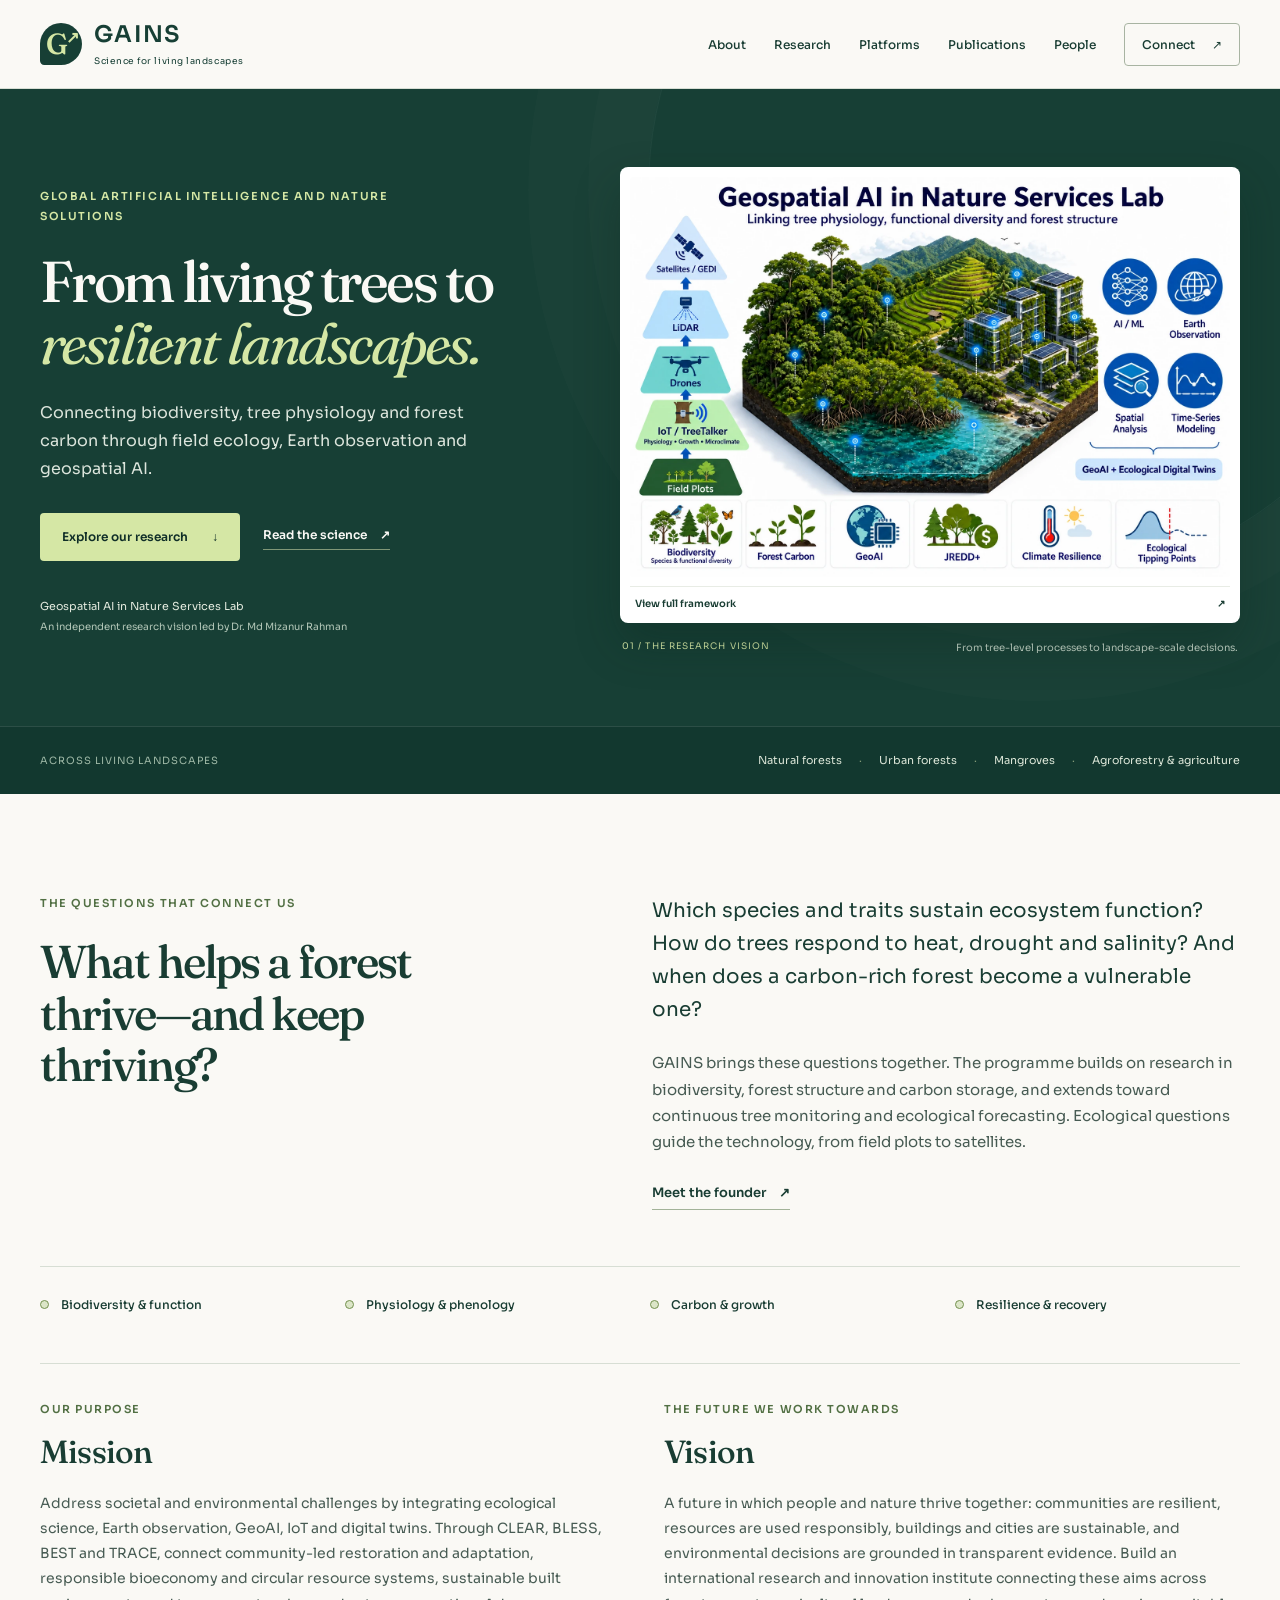
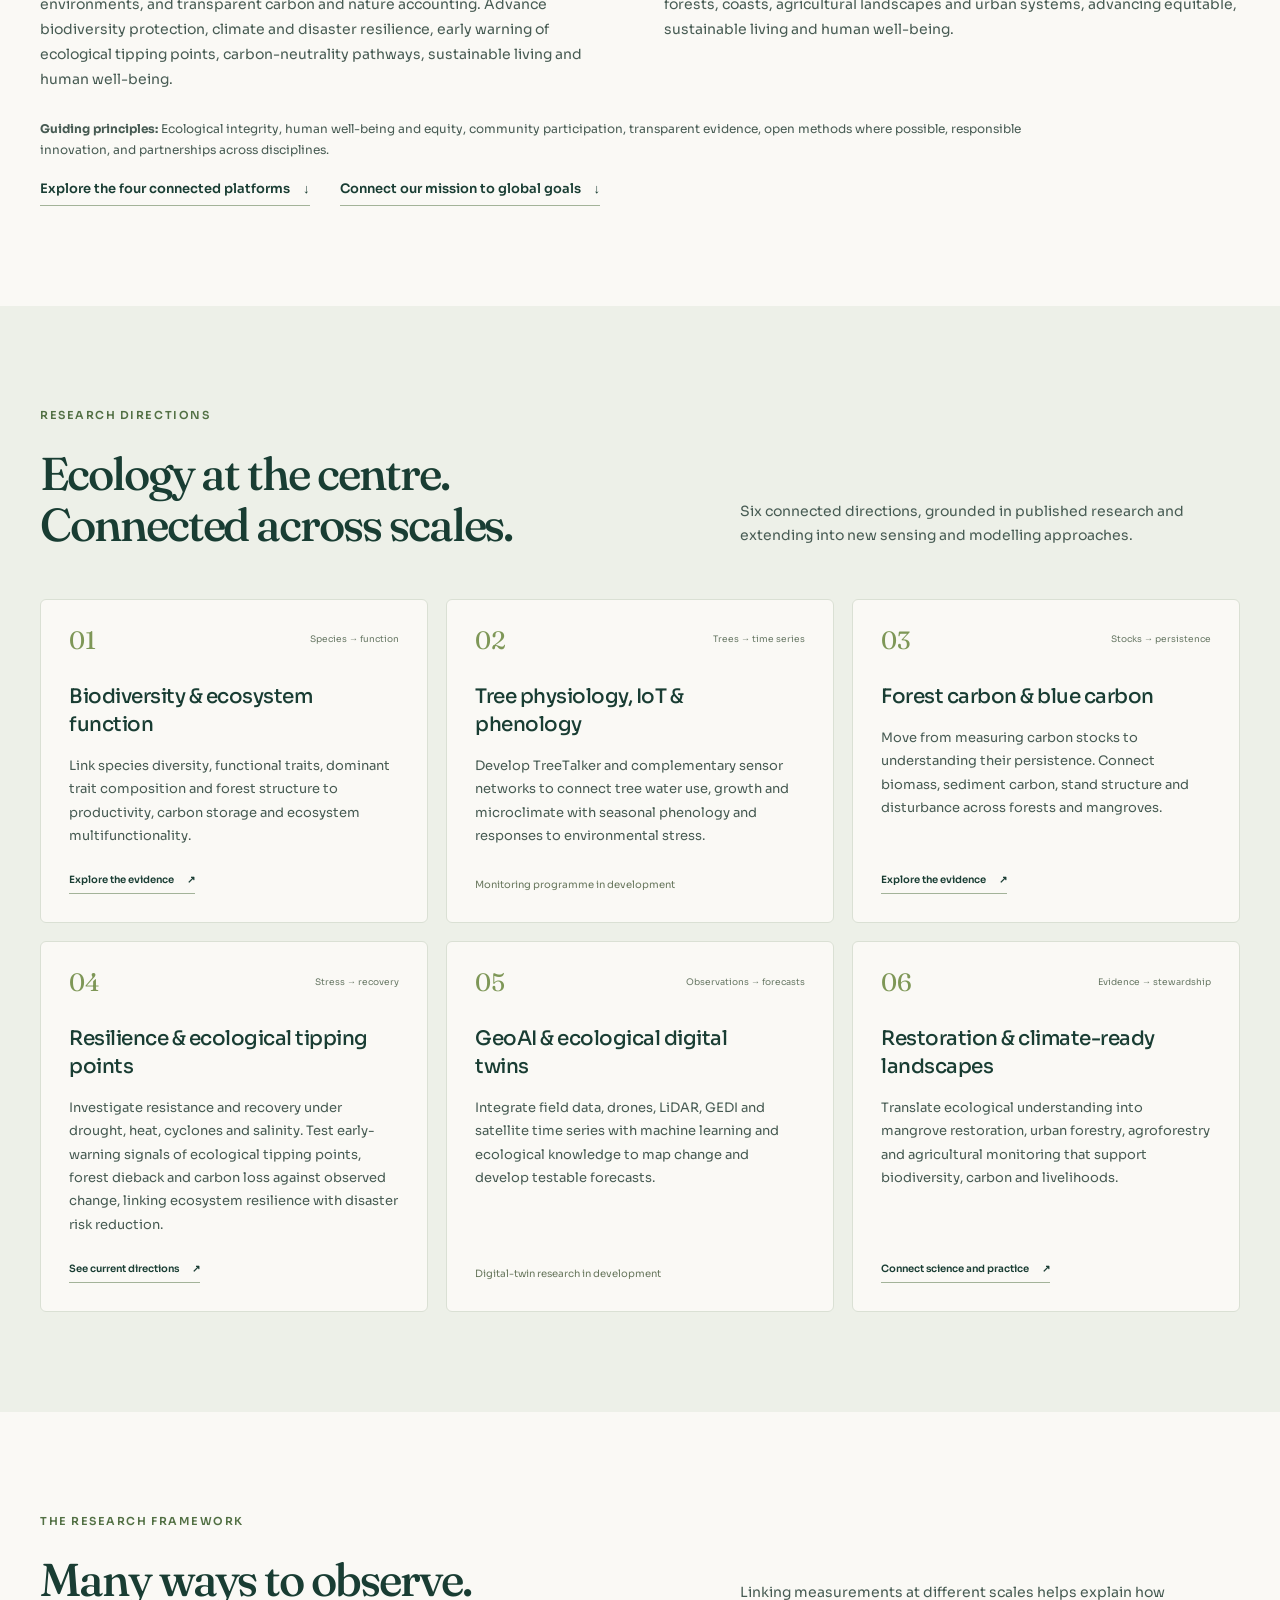
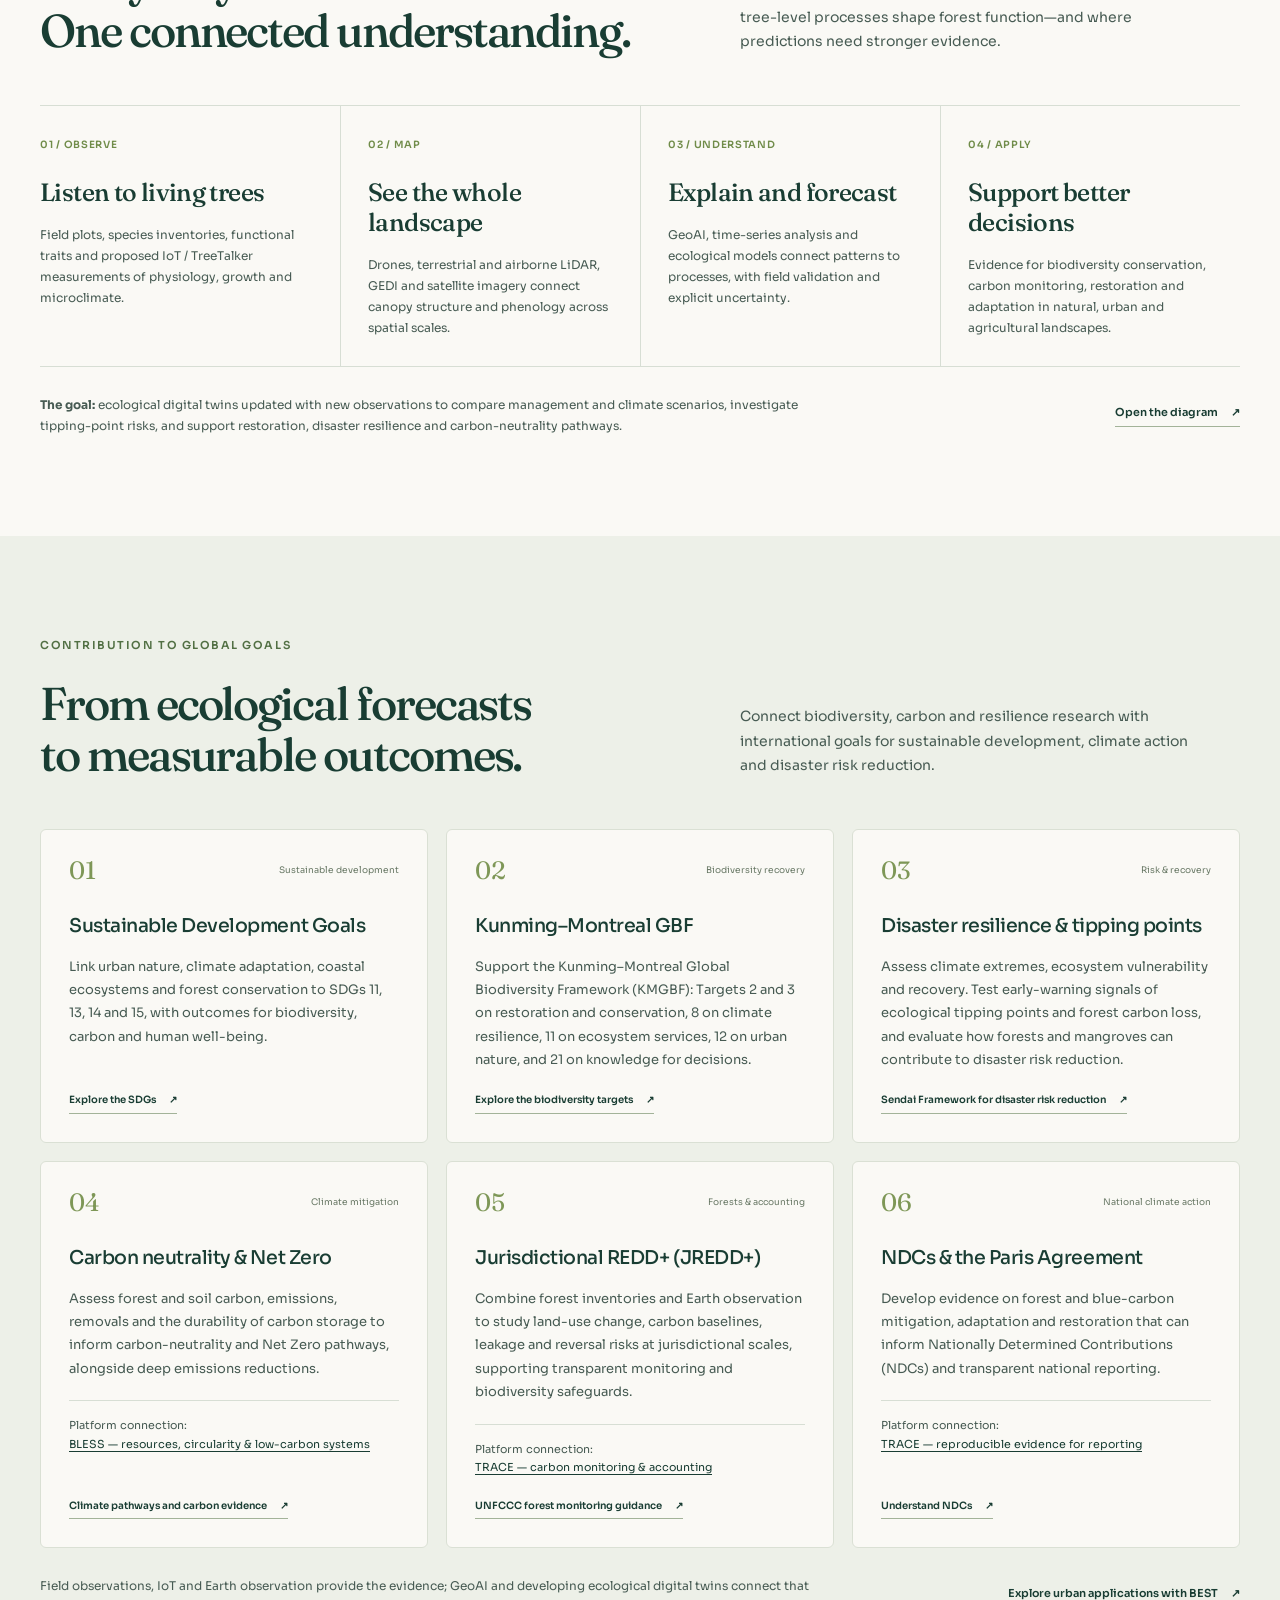
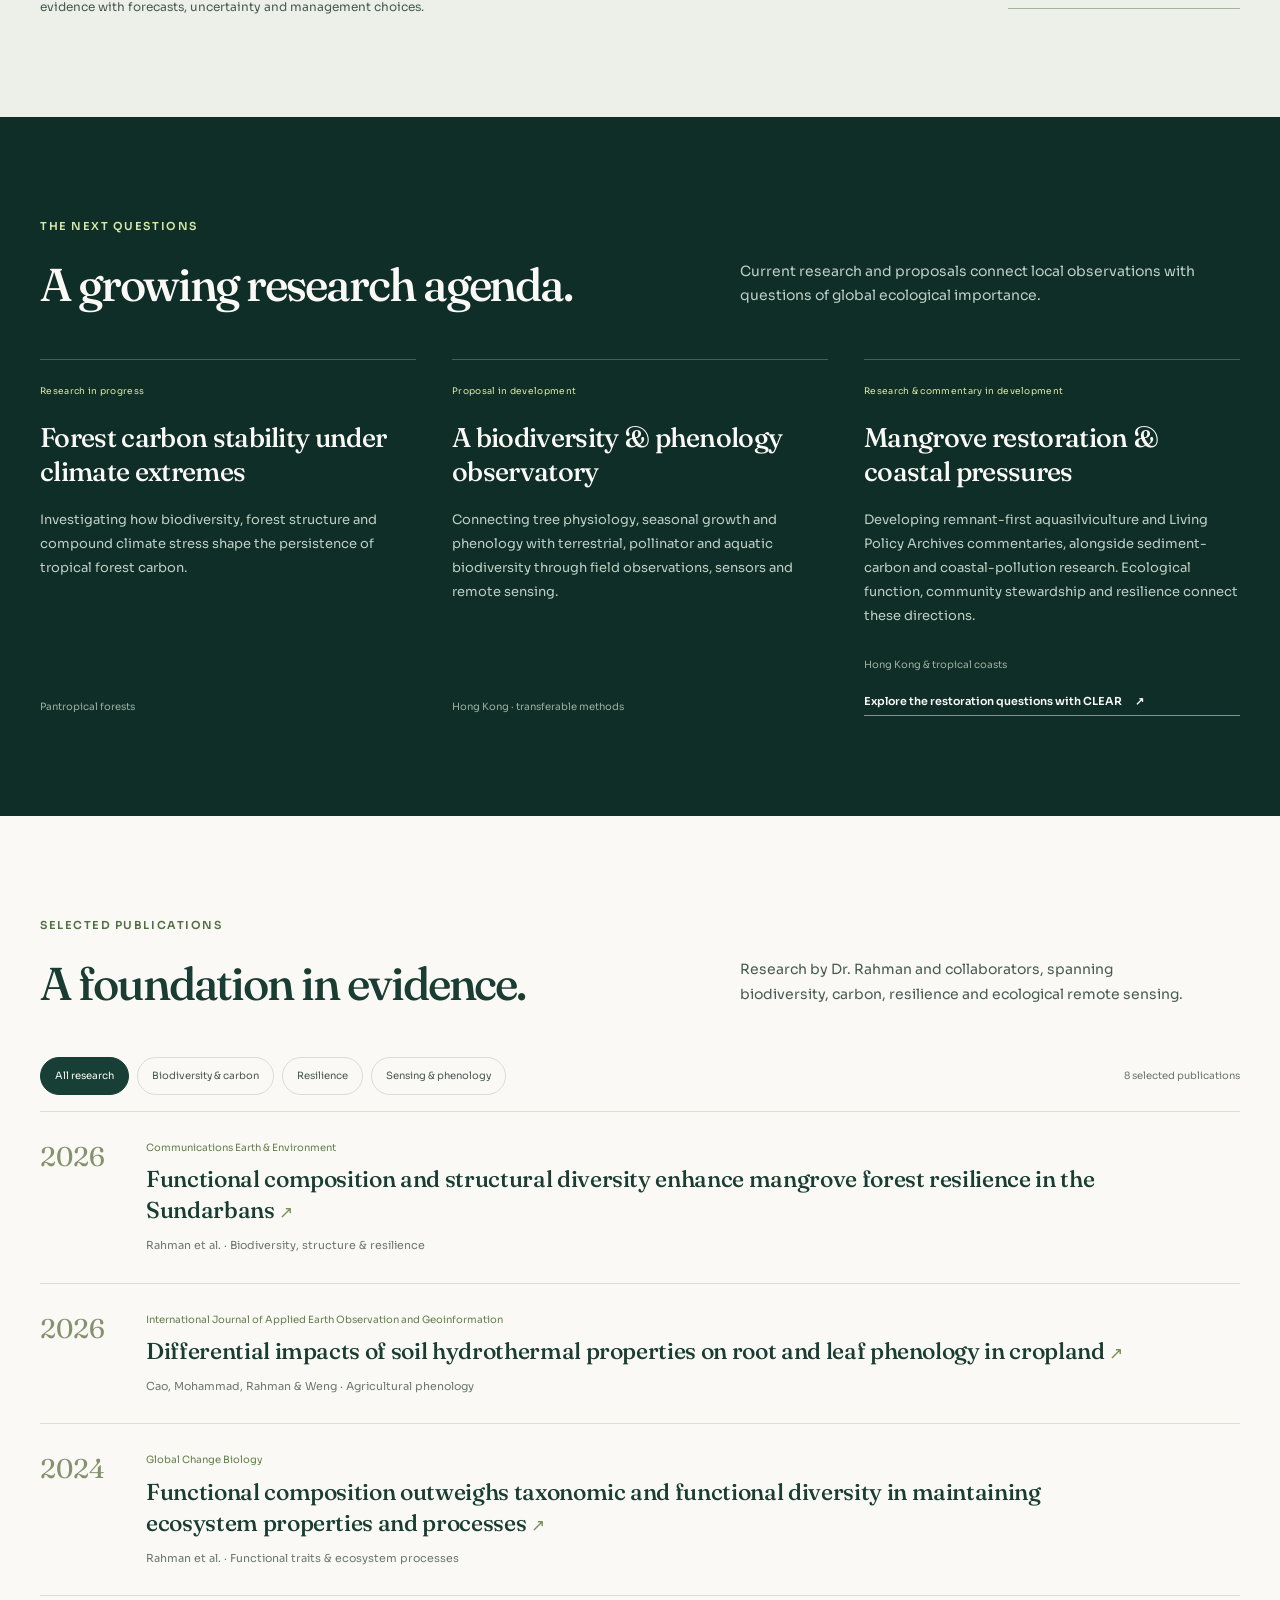
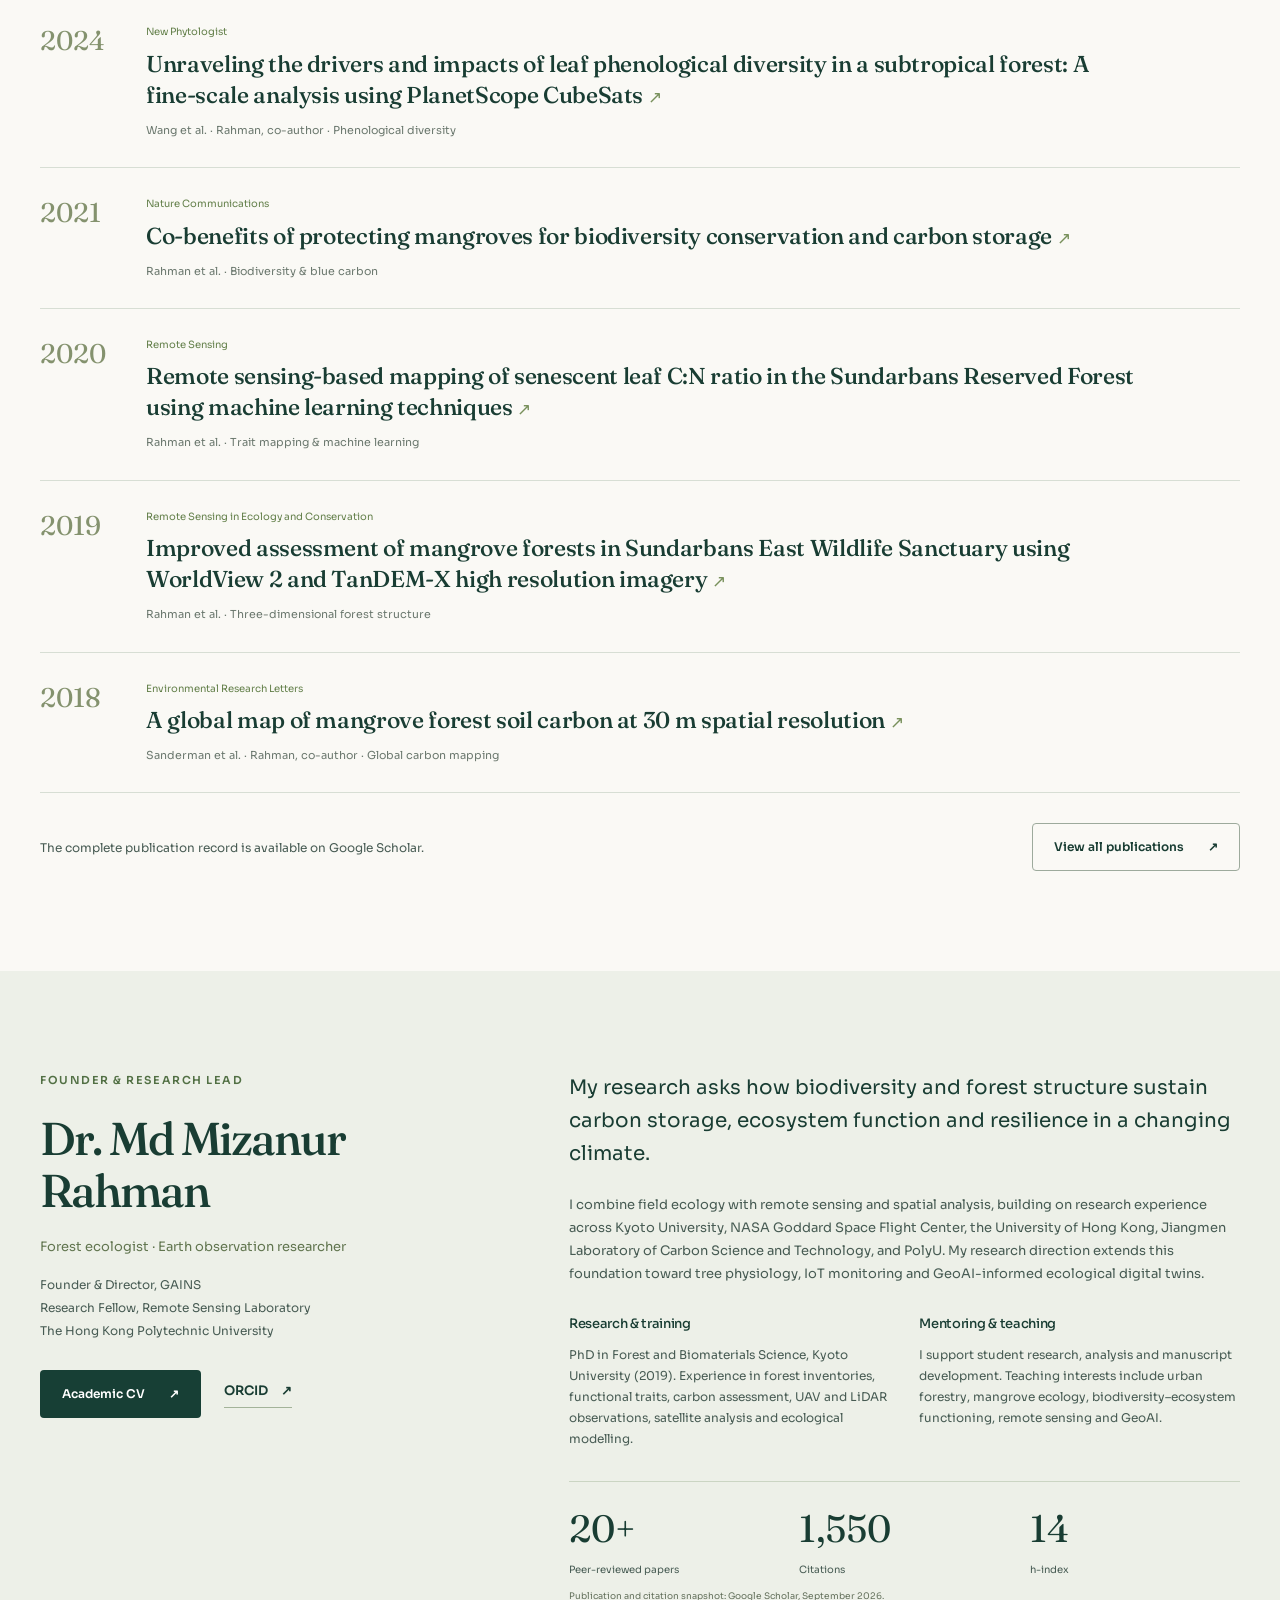
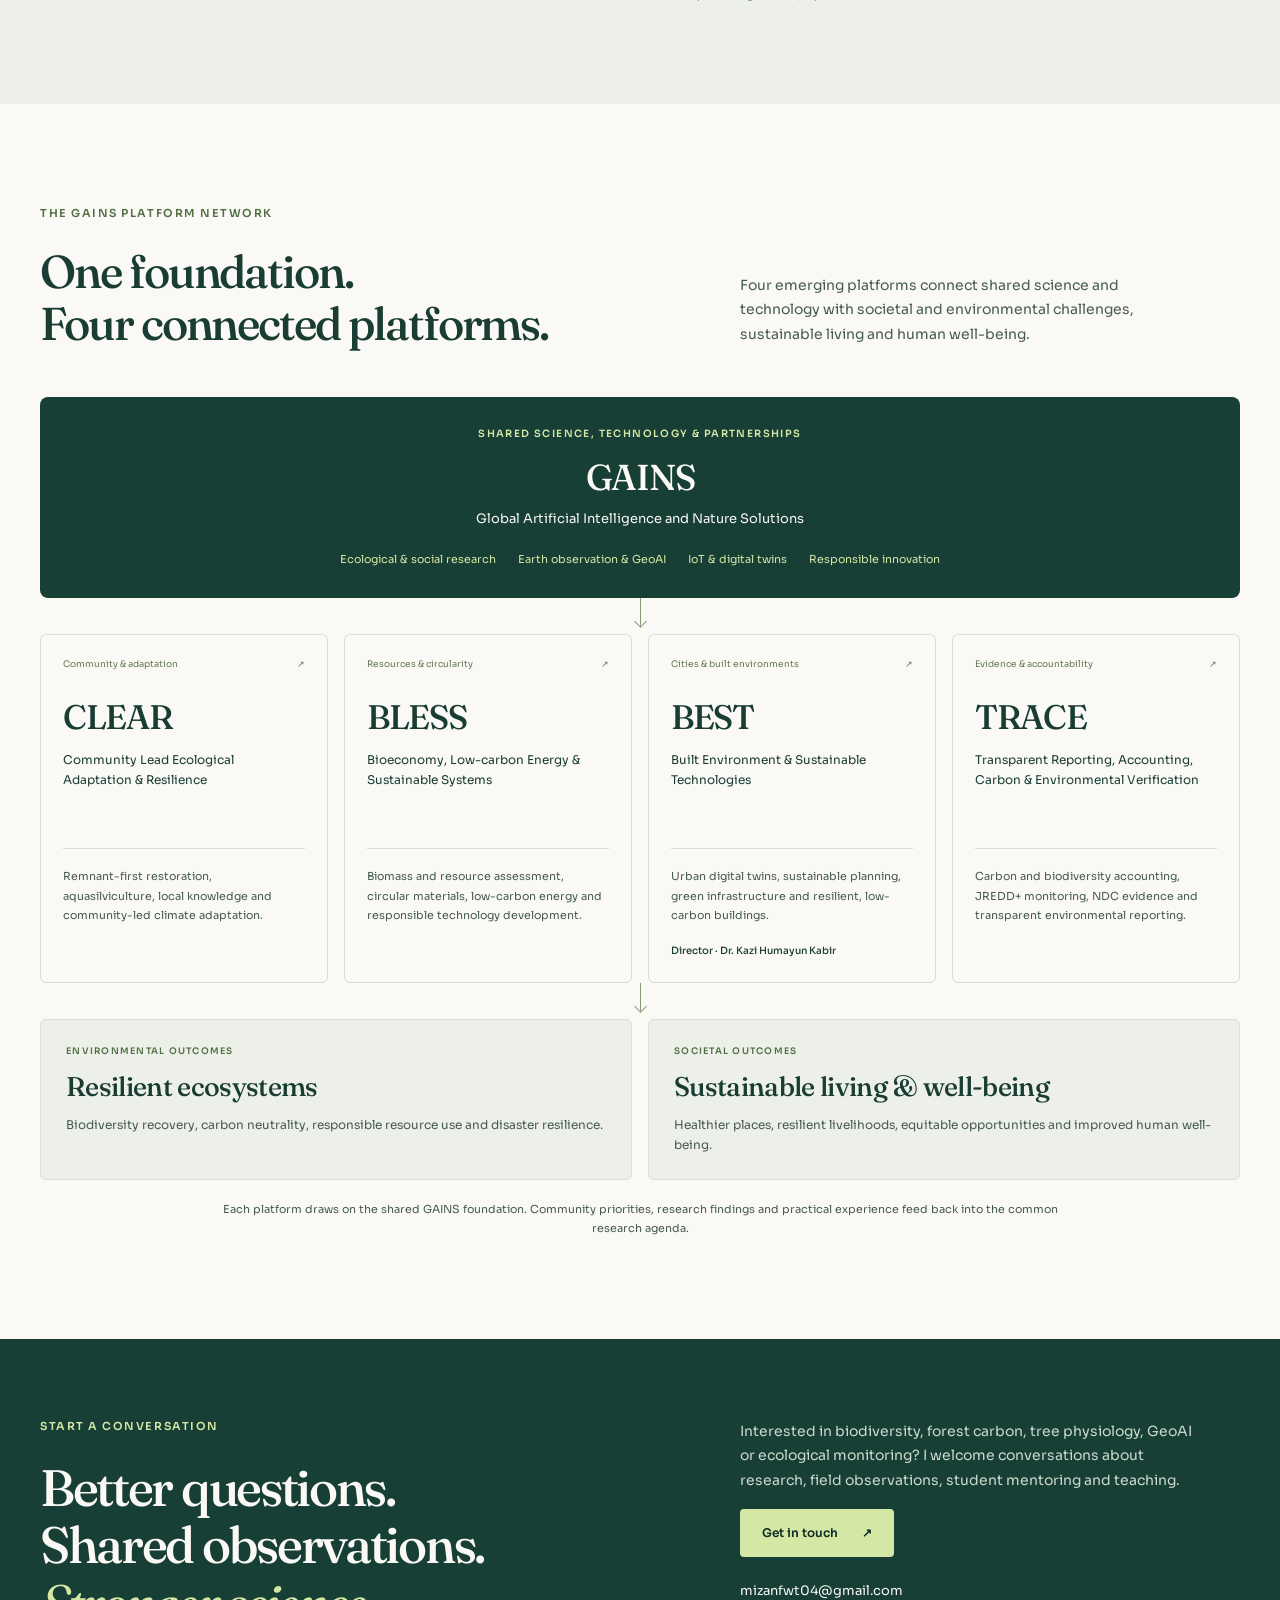
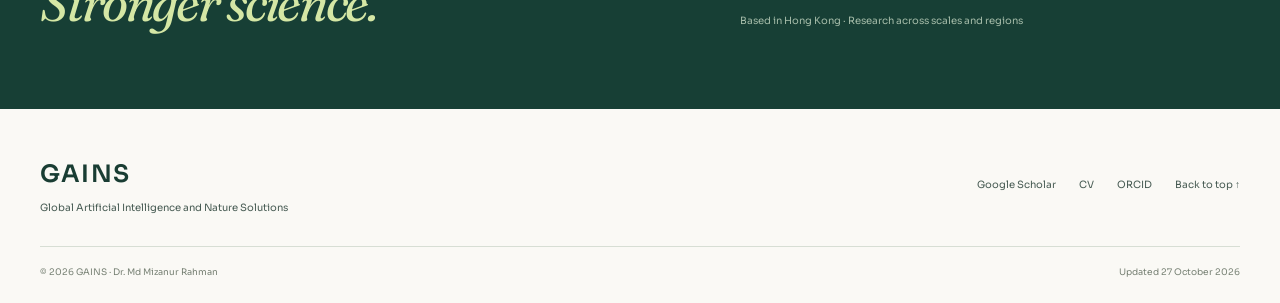
<file: index.html>
<!doctype html>
<html lang="en">
<head>
<meta charset="utf-8">
<meta name="viewport" content="width=device-width, initial-scale=1">
<title>GAINS | Geospatial AI, Biodiversity &amp; Forest Resilience</title>
<meta name="description" content="GAINS connects ecology, GeoAI and sustainable technologies through CLEAR, BLESS, BEST and TRACE to advance sustainable living, resilient ecosystems and human well-being.">
<meta name="theme-color" content="#173f35">
<link rel="canonical" href="https://thegains.org/">
<meta property="og:type" content="website">
<meta property="og:title" content="GAINS | Geospatial AI, Biodiversity &amp; Forest Resilience">
<meta property="og:description" content="GAINS connects ecology, GeoAI and sustainable technologies through CLEAR, BLESS, BEST and TRACE to advance sustainable living, resilient ecosystems and human well-being.">
<meta property="og:url" content="https://thegains.org/">
<meta property="og:image" content="https://thegains.org/assets/gains-research-framework.webp">
<meta property="og:image:alt" content="GAINS framework connecting biodiversity, tree physiology, forest carbon, IoT and geospatial AI.">
<meta name="twitter:card" content="summary_large_image">
<link rel="icon" href="./assets/favicon.svg" type="image/svg+xml">
<link rel="preconnect" href="https://fonts.googleapis.com">
<link rel="preconnect" href="https://fonts.gstatic.com" crossorigin>
<link href="https://fonts.googleapis.com/css2?family=Fraunces:wght@400;500;600&amp;family=Sora:wght@400;500;600;700&amp;display=swap" rel="stylesheet">
<link rel="stylesheet" href="./styles.css">
<script src="./main.js" defer></script>
</head>
<body>
<a class="skip-link" href="#main">Skip to content</a><header class="site-header"><div class="header-inner wrap">
<a class="brand" href="./" aria-label="GAINS home"><span class="brand-mark" aria-hidden="true">G<span>↗</span></span><span>GAINS<small>Science for living landscapes</small></span></a><button class="menu-toggle" type="button" aria-expanded="false" aria-controls="site-nav" hidden>Menu <span aria-hidden="true">☰</span></button><nav id="site-nav" class="site-nav" aria-label="Main navigation"><a href="#about">About</a><a href="#research">Research</a><a href="#platforms">Platforms</a><a href="#publications">Publications</a><a href="#director">People</a><a class="nav-contact" href="#collaborate">Connect <span aria-hidden="true">↗</span></a></nav>
</div></header>
<main id="main">
<section class="hero"><div class="hero-grid wrap">
<div class="hero-copy">
<p class="eyebrow light">Global Artificial Intelligence and Nature Solutions</p>
<h1>From living trees to <em>resilient landscapes.</em>
</h1>
<p class="hero-description">Connecting biodiversity, tree physiology and forest carbon through field ecology, Earth observation and geospatial AI.</p>
<div class="hero-actions">
<a class="button button-light" href="#research">Explore our research <span aria-hidden="true">↓</span></a><a class="text-link light-link" href="#publications">Read the science <span aria-hidden="true">↗</span></a>
</div>
<p class="hero-signature">Geospatial AI in Nature Services Lab<br><span>An independent research vision led by Dr. Md Mizanur Rahman</span></p>
</div>
<figure class="hero-figure"><a class="framework-link" href="./assets/gains-research-framework.webp" data-framework-open aria-label="Open the full research framework diagram"><img src="./assets/gains-research-framework.webp" width="1536" height="1024" fetchpriority="high" alt="Research framework: field plots, IoT and TreeTalker, drones, LiDAR, and satellites including GEDI connect tree physiology, functional diversity and forest structure to GeoAI and ecological digital twins. Applications include biodiversity, forest carbon, JREDD+, climate resilience and ecological tipping points."><span class="expand-label">View full framework <span aria-hidden="true">↗</span></span></a><figcaption><span class="figure-index">01 / THE RESEARCH VISION</span><span>From tree-level processes to landscape-scale decisions.</span></figcaption></figure>
</div>
<div class="landscape-strip"><div class="wrap">
<span>Across living landscapes</span><p>Natural forests <i>·</i> Urban forests <i>·</i> Mangroves <i>·</i> Agroforestry &amp; agriculture</p>
</div></div></section>
<section class="section wrap" id="about"><div class="intro-grid">
<div>
<p class="eyebrow">The questions that connect us</p>
<h2>What helps a forest thrive—and keep thriving?</h2>
</div>
<div class="intro-copy">
<p class="large-copy">Which species and traits sustain ecosystem function? How do trees respond to heat, drought and salinity? And when does a carbon-rich forest become a vulnerable one?</p>
<p>GAINS brings these questions together. The programme builds on research in biodiversity, forest structure and carbon storage, and extends toward continuous tree monitoring and ecological forecasting. Ecological questions guide the technology, from field plots to satellites.</p>
<a class="text-link" href="#director">Meet the founder <span aria-hidden="true">↗</span></a>
</div>
</div>
<div class="research-lens" aria-label="Connected ecological priorities">
<span>Biodiversity &amp; function</span><span>Physiology &amp; phenology</span><span>Carbon &amp; growth</span><span>Resilience &amp; recovery</span>
</div>
<div class="purpose-grid" id="mission-vision">
<article><p class="eyebrow">Our purpose</p><h3>Mission</h3>
<p>Address societal and environmental challenges by integrating ecological science, Earth observation, GeoAI, IoT and digital twins. Through CLEAR, BLESS, BEST and TRACE, connect community-led restoration and adaptation, responsible bioeconomy and circular resource systems, sustainable built environments, and transparent carbon and nature accounting. Advance biodiversity protection, climate and disaster resilience, early warning of ecological tipping points, carbon-neutrality pathways, sustainable living and human well-being.</p></article>
<article><p class="eyebrow">The future we work towards</p><h3>Vision</h3>
<p>A future in which people and nature thrive together: communities are resilient, resources are used responsibly, buildings and cities are sustainable, and environmental decisions are grounded in transparent evidence. Build an international research and innovation institute connecting these aims across forests, coasts, agricultural landscapes and urban systems, advancing equitable, sustainable living and human well-being.</p></article>
</div>
<p class="purpose-values"><strong>Guiding principles:</strong> Ecological integrity, human well-being and equity, community participation, transparent evidence, open methods where possible, responsible innovation, and partnerships across disciplines.</p>
<div class="purpose-links"><a class="text-link" href="#platform-network">Explore the four connected platforms <span aria-hidden="true">↓</span></a><a class="text-link" href="#global-goals">Connect our mission to global goals <span aria-hidden="true">↓</span></a></div>
</section>
<section class="section section-tint" id="research"><div class="wrap">
<div class="section-heading">
<div>
<p class="eyebrow">Research directions</p>
<h2>Ecology at the centre.<br>Connected across scales.</h2>
</div>
<p>Six connected directions, grounded in published research and extending into new sensing and modelling approaches.</p>
</div>
<div class="theme-grid">
<article class="theme-card"><div class="card-top">
<span class="card-number">01</span><span class="theme-type">Species → function</span>
</div>
<h3>Biodiversity &amp; ecosystem function</h3>
<p>Link species diversity, functional traits, dominant trait composition and forest structure to productivity, carbon storage and ecosystem multifunctionality.</p>
<a class="text-link" href="#publications">Explore the evidence <span aria-hidden="true">↗</span></a></article>
<article class="theme-card"><div class="card-top">
<span class="card-number">02</span><span class="theme-type">Trees → time series</span>
</div>
<h3>Tree physiology, IoT &amp; phenology</h3>
<p>Develop TreeTalker and complementary sensor networks to connect tree water use, growth and microclimate with seasonal phenology and responses to environmental stress.</p>
<span class="card-note">Monitoring programme in development</span></article>
<article class="theme-card"><div class="card-top">
<span class="card-number">03</span><span class="theme-type">Stocks → persistence</span>
</div>
<h3>Forest carbon &amp; blue carbon</h3>
<p>Move from measuring carbon stocks to understanding their persistence. Connect biomass, sediment carbon, stand structure and disturbance across forests and mangroves.</p>
<a class="text-link" href="#publications">Explore the evidence <span aria-hidden="true">↗</span></a></article>
<article class="theme-card"><div class="card-top">
<span class="card-number">04</span><span class="theme-type">Stress → recovery</span>
</div>
<h3>Resilience &amp; ecological tipping points</h3>
<p>Investigate resistance and recovery under drought, heat, cyclones and salinity. Test early-warning signals of ecological tipping points, forest dieback and carbon loss against observed change, linking ecosystem resilience with disaster risk reduction.</p>
<a class="text-link" href="#current-work">See current directions <span aria-hidden="true">↗</span></a></article>
<article class="theme-card"><div class="card-top">
<span class="card-number">05</span><span class="theme-type">Observations → forecasts</span>
</div>
<h3>GeoAI &amp; ecological digital twins</h3>
<p>Integrate field data, drones, LiDAR, GEDI and satellite time series with machine learning and ecological knowledge to map change and develop testable forecasts.</p>
<span class="card-note">Digital-twin research in development</span></article>
<article class="theme-card"><div class="card-top">
<span class="card-number">06</span><span class="theme-type">Evidence → stewardship</span>
</div>
<h3>Restoration &amp; climate-ready landscapes</h3>
<p>Translate ecological understanding into mangrove restoration, urban forestry, agroforestry and agricultural monitoring that support biodiversity, carbon and livelihoods.</p>
<a class="text-link" href="#platforms">Connect science and practice <span aria-hidden="true">↗</span></a></article>
</div>
</div></section>
<section class="section wrap" id="profile"><div class="section-heading">
<div>
<p class="eyebrow">The research framework</p>
<h2>Many ways to observe.<br>One connected understanding.</h2>
</div>
<p>Linking measurements at different scales helps explain how tree-level processes shape forest function—and where predictions need stronger evidence.</p>
</div>
<div class="workflow">
<article><span class="step-number">01 / OBSERVE</span><h3>Listen to living trees</h3>
<p>Field plots, species inventories, functional traits and proposed IoT / TreeTalker measurements of physiology, growth and microclimate.</p></article>
<article><span class="step-number">02 / MAP</span><h3>See the whole landscape</h3>
<p>Drones, terrestrial and airborne LiDAR, GEDI and satellite imagery connect canopy structure and phenology across spatial scales.</p></article>
<article><span class="step-number">03 / UNDERSTAND</span><h3>Explain and forecast</h3>
<p>GeoAI, time-series analysis and ecological models connect patterns to processes, with field validation and explicit uncertainty.</p></article>
<article><span class="step-number">04 / APPLY</span><h3>Support better decisions</h3>
<p>Evidence for biodiversity conservation, carbon monitoring, restoration and adaptation in natural, urban and agricultural landscapes.</p></article>
</div>
<div class="framework-note">
<p><strong>The goal:</strong> ecological digital twins updated with new observations to compare management and climate scenarios, investigate tipping-point risks, and support restoration, disaster resilience and carbon-neutrality pathways.</p>
<a class="text-link" href="./assets/gains-research-framework.webp" data-framework-open>Open the diagram <span aria-hidden="true">↗</span></a>
</div></section>
<section class="section section-tint" id="global-goals"><div class="wrap">
<div class="section-heading"><div><p class="eyebrow">Contribution to global goals</p><h2>From ecological forecasts<br>to measurable outcomes.</h2></div>
<p>Connect biodiversity, carbon and resilience research with international goals for sustainable development, climate action and disaster risk reduction.</p></div>
<div class="theme-grid goals-grid">
<article class="theme-card"><div class="card-top"><span class="card-number">01</span><span class="theme-type">Sustainable development</span></div><h3>Sustainable Development Goals</h3>
<p>Link urban nature, climate adaptation, coastal ecosystems and forest conservation to SDGs 11, 13, 14 and 15, with outcomes for biodiversity, carbon and human well-being.</p>
<a class="text-link" href="https://sdgs.un.org/goals">Explore the SDGs <span aria-hidden="true">↗</span></a></article>
<article class="theme-card"><div class="card-top"><span class="card-number">02</span><span class="theme-type">Biodiversity recovery</span></div><h3>Kunming–Montreal GBF</h3>
<p>Support the Kunming–Montreal Global Biodiversity Framework (KMGBF): Targets 2 and 3 on restoration and conservation, 8 on climate resilience, 11 on ecosystem services, 12 on urban nature, and 21 on knowledge for decisions.</p>
<a class="text-link" href="https://www.cbd.int/gbf/targets">Explore the biodiversity targets <span aria-hidden="true">↗</span></a></article>
<article class="theme-card"><div class="card-top"><span class="card-number">03</span><span class="theme-type">Risk &amp; recovery</span></div><h3>Disaster resilience &amp; tipping points</h3>
<p>Assess climate extremes, ecosystem vulnerability and recovery. Test early-warning signals of ecological tipping points and forest carbon loss, and evaluate how forests and mangroves can contribute to disaster risk reduction.</p>
<a class="text-link" href="https://www.undrr.org/implementing-sendai-framework/what-sendai-framework">Sendai Framework for disaster risk reduction <span aria-hidden="true">↗</span></a></article>
<article class="theme-card"><div class="card-top"><span class="card-number">04</span><span class="theme-type">Climate mitigation</span></div><h3>Carbon neutrality &amp; Net Zero</h3>
<p>Assess forest and soil carbon, emissions, removals and the durability of carbon storage to inform carbon-neutrality and Net Zero pathways, alongside deep emissions reductions.</p>
<p class="goal-platform-link">Platform connection: <a href="./bless/#about">BLESS — resources, circularity &amp; low-carbon systems</a></p>
<a class="text-link" href="https://www.ipcc.ch/report/ar6/syr/longer-report/">Climate pathways and carbon evidence <span aria-hidden="true">↗</span></a></article>
<article class="theme-card"><div class="card-top"><span class="card-number">05</span><span class="theme-type">Forests &amp; accounting</span></div><h3>Jurisdictional REDD+ (JREDD+)</h3>
<p>Combine forest inventories and Earth observation to study land-use change, carbon baselines, leakage and reversal risks at jurisdictional scales, supporting transparent monitoring and biodiversity safeguards.</p>
<p class="goal-platform-link">Platform connection: <a href="./trace/#about">TRACE — carbon monitoring &amp; accounting</a></p>
<a class="text-link" href="https://redd.unfccc.int/fact-sheets/national-forest-monitoring-system.html">UNFCCC forest monitoring guidance <span aria-hidden="true">↗</span></a></article>
<article class="theme-card"><div class="card-top"><span class="card-number">06</span><span class="theme-type">National climate action</span></div><h3>NDCs &amp; the Paris Agreement</h3>
<p>Develop evidence on forest and blue-carbon mitigation, adaptation and restoration that can inform Nationally Determined Contributions (NDCs) and transparent national reporting.</p>
<p class="goal-platform-link">Platform connection: <a href="./trace/#about">TRACE — reproducible evidence for reporting</a></p>
<a class="text-link" href="https://unfccc.int/process-and-meetings/the-paris-agreement/nationally-determined-contributions-ndcs">Understand NDCs <span aria-hidden="true">↗</span></a></article>
</div>
<div class="framework-note"><p>Field observations, IoT and Earth observation provide the evidence; GeoAI and developing ecological digital twins connect that evidence with forecasts, uncertainty and management choices.</p><a class="text-link" href="./best/#global-goals">Explore urban applications with BEST <span aria-hidden="true">↗</span></a></div>
</div></section>
<section class="section section-dark" id="current-work"><div class="wrap">
<div class="section-heading">
<div>
<p class="eyebrow light">The next questions</p>
<h2>A growing research agenda.</h2>
</div>
<p>Current research and proposals connect local observations with questions of global ecological importance.</p>
</div>
<div class="project-grid">
<article><span class="status">Research in progress</span><h3>Forest carbon stability under climate extremes</h3>
<p>Investigating how biodiversity, forest structure and compound climate stress shape the persistence of tropical forest carbon.</p>
<span class="project-place">Pantropical forests</span></article>
<article><span class="status">Proposal in development</span><h3>A biodiversity &amp; phenology observatory</h3>
<p>Connecting tree physiology, seasonal growth and phenology with terrestrial, pollinator and aquatic biodiversity through field observations, sensors and remote sensing.</p>
<span class="project-place">Hong Kong · transferable methods</span></article>
<article><span class="status">Research &amp; commentary in development</span><h3>Mangrove restoration &amp; coastal pressures</h3>
<p>Developing remnant-first aquasilviculture and Living Policy Archives commentaries, alongside sediment-carbon and coastal-pollution research. Ecological function, community stewardship and resilience connect these directions.</p>
<span class="project-place">Hong Kong &amp; tropical coasts</span><a class="text-link light-link" href="./clear/#restoration-commentary">Explore the restoration questions with CLEAR <span aria-hidden="true">↗</span></a></article>
</div>
</div></section>
<section class="section wrap" id="publications"><div class="section-heading">
<div>
<p class="eyebrow">Selected publications</p>
<h2>A foundation in evidence.</h2>
</div>
<p>Research by Dr. Rahman and collaborators, spanning biodiversity, carbon, resilience and ecological remote sensing.</p>
</div>
<div class="publication-controls" hidden>
<div class="filter-group" role="group" aria-label="Filter publications">
<button class="filter-button" data-filter="all" aria-pressed="true">All research</button><button class="filter-button" data-filter="biodiversity" aria-pressed="false">Biodiversity &amp; carbon</button><button class="filter-button" data-filter="resilience" aria-pressed="false">Resilience</button><button class="filter-button" data-filter="sensing" aria-pressed="false">Sensing &amp; phenology</button>
</div>
<p id="publication-count" class="result-count" aria-live="polite">8 selected publications</p>
</div>
<div class="publication-list">
<article class="publication" data-topics="biodiversity resilience"><span class="pub-year">2026</span><div>
<p class="pub-journal">Communications Earth &amp; Environment</p>
<h3><a href="https://doi.org/10.1038/s43247-026-03305-5">Functional composition and structural diversity enhance mangrove forest resilience in the Sundarbans <span aria-hidden="true">↗</span></a></h3>
<p class="pub-authors">Rahman et al. · Biodiversity, structure &amp; resilience</p>
</div></article>
<article class="publication" data-topics="sensing"><span class="pub-year">2026</span><div>
<p class="pub-journal">International Journal of Applied Earth Observation and Geoinformation</p>
<h3><a href="https://doi.org/10.1016/j.jag.2026.105282">Differential impacts of soil hydrothermal properties on root and leaf phenology in cropland <span aria-hidden="true">↗</span></a></h3>
<p class="pub-authors">Cao, Mohammad, Rahman &amp; Weng · Agricultural phenology</p>
</div></article>
<article class="publication" data-topics="biodiversity"><span class="pub-year">2024</span><div>
<p class="pub-journal">Global Change Biology</p>
<h3><a href="https://doi.org/10.1111/gcb.17152">Functional composition outweighs taxonomic and functional diversity in maintaining ecosystem properties and processes <span aria-hidden="true">↗</span></a></h3>
<p class="pub-authors">Rahman et al. · Functional traits &amp; ecosystem processes</p>
</div></article>
<article class="publication" data-topics="biodiversity sensing"><span class="pub-year">2024</span><div>
<p class="pub-journal">New Phytologist</p>
<h3><a href="https://doi.org/10.1111/nph.19850">Unraveling the drivers and impacts of leaf phenological diversity in a subtropical forest: A fine-scale analysis using PlanetScope CubeSats <span aria-hidden="true">↗</span></a></h3>
<p class="pub-authors">Wang et al. · Rahman, co-author · Phenological diversity</p>
</div></article>
<article class="publication" data-topics="biodiversity"><span class="pub-year">2021</span><div>
<p class="pub-journal">Nature Communications</p>
<h3><a href="https://doi.org/10.1038/s41467-021-24207-4">Co-benefits of protecting mangroves for biodiversity conservation and carbon storage <span aria-hidden="true">↗</span></a></h3>
<p class="pub-authors">Rahman et al. · Biodiversity &amp; blue carbon</p>
</div></article>
<article class="publication" data-topics="sensing"><span class="pub-year">2020</span><div>
<p class="pub-journal">Remote Sensing</p>
<h3><a href="https://doi.org/10.3390/rs12091375">Remote sensing-based mapping of senescent leaf C:N ratio in the Sundarbans Reserved Forest using machine learning techniques <span aria-hidden="true">↗</span></a></h3>
<p class="pub-authors">Rahman et al. · Trait mapping &amp; machine learning</p>
</div></article>
<article class="publication" data-topics="sensing"><span class="pub-year">2019</span><div>
<p class="pub-journal">Remote Sensing in Ecology and Conservation</p>
<h3><a href="https://doi.org/10.1002/rse2.105">Improved assessment of mangrove forests in Sundarbans East Wildlife Sanctuary using WorldView 2 and TanDEM-X high resolution imagery <span aria-hidden="true">↗</span></a></h3>
<p class="pub-authors">Rahman et al. · Three-dimensional forest structure</p>
</div></article>
<article class="publication" data-topics="biodiversity sensing"><span class="pub-year">2018</span><div>
<p class="pub-journal">Environmental Research Letters</p>
<h3><a href="https://doi.org/10.1088/1748-9326/aabe1c">A global map of mangrove forest soil carbon at 30 m spatial resolution <span aria-hidden="true">↗</span></a></h3>
<p class="pub-authors">Sanderman et al. · Rahman, co-author · Global carbon mapping</p>
</div></article>
</div>
<div class="section-bottom">
<p>The complete publication record is available on Google Scholar.</p>
<a class="button button-outline" href="https://scholar.google.com/citations?user=0Ux4Z3YAAAAJ&amp;hl=en">View all publications <span aria-hidden="true">↗</span></a>
</div></section>
<section class="section section-tint" id="director"><div class="wrap director-grid">
<div class="director-heading">
<p class="eyebrow">Founder &amp; research lead</p>
<h2>Dr. Md Mizanur Rahman</h2>
<p class="director-role">Forest ecologist · Earth observation researcher</p>
<p>Founder &amp; Director, GAINS<br>Research Fellow, Remote Sensing Laboratory<br>The Hong Kong Polytechnic University</p>
<div class="director-links">
<a class="button button-dark" href="./assets/CV_Rahman.pdf">Academic CV <span aria-hidden="true">↗</span></a><a class="text-link" href="https://orcid.org/0000-0003-4928-3729">ORCID <span aria-hidden="true">↗</span></a>
</div>
</div>
<div class="director-details">
<p class="large-copy">My research asks how biodiversity and forest structure sustain carbon storage, ecosystem function and resilience in a changing climate.</p>
<p>I combine field ecology with remote sensing and spatial analysis, building on research experience across Kyoto University, NASA Goddard Space Flight Center, the University of Hong Kong, Jiangmen Laboratory of Carbon Science and Technology, and PolyU. My research direction extends this foundation toward tree physiology, IoT monitoring and GeoAI-informed ecological digital twins.</p>
<div class="bio-columns">
<div>
<h3>Research &amp; training</h3>
<p>PhD in Forest and Biomaterials Science, Kyoto University (2019). Experience in forest inventories, functional traits, carbon assessment, UAV and LiDAR observations, satellite analysis and ecological modelling.</p>
</div>
<div>
<h3>Mentoring &amp; teaching</h3>
<p>I support student research, analysis and manuscript development. Teaching interests include urban forestry, mangrove ecology, biodiversity–ecosystem functioning, remote sensing and GeoAI.</p>
</div>
</div>
<dl class="metrics">
<div>
<dt>Peer-reviewed papers</dt>
<dd>20+</dd>
</div>
<div>
<dt>Citations</dt>
<dd>1,550</dd>
</div>
<div>
<dt>h-index</dt>
<dd>14</dd>
</div>
</dl>
<p class="small-note">Publication and citation snapshot: Google Scholar, September 2026.</p>
</div>
</div></section>
<section class="section wrap" id="platforms"><div class="section-heading">
<div>
<p class="eyebrow">The GAINS platform network</p>
<h2>One foundation.<br>Four connected platforms.</h2>
</div>
<p>Four emerging platforms connect shared science and technology with societal and environmental challenges, sustainable living and human well-being.</p>
</div>
<figure class="platform-network" id="platform-network" aria-labelledby="network-title" aria-describedby="network-caption">
<div class="network-hub"><p class="eyebrow light">Shared science, technology &amp; partnerships</p><h3 id="network-title">GAINS</h3><p class="network-name">Global Artificial Intelligence and Nature Solutions</p><div class="network-foundation"><span>Ecological &amp; social research</span><span>Earth observation &amp; GeoAI</span><span>IoT &amp; digital twins</span><span>Responsible innovation</span></div></div>
<div class="network-flow" aria-hidden="true"></div>
<div class="platform-grid platform-grid--four network-platforms" role="group" aria-label="Four complementary platforms">
<a class="platform-card" href="./clear/"><span class="platform-label">Community &amp; adaptation <span aria-hidden="true">↗</span></span><h3>CLEAR</h3>
<p>Community Lead Ecological Adaptation &amp; Resilience</p>
<span class="platform-copy">Remnant-first restoration, aquasilviculture, local knowledge and community-led climate adaptation.</span></a>
<a class="platform-card" href="./bless/"><span class="platform-label">Resources &amp; circularity <span aria-hidden="true">↗</span></span><h3>BLESS</h3>
<p>Bioeconomy, Low-carbon Energy &amp; Sustainable Systems</p>
<span class="platform-copy">Biomass and resource assessment, circular materials, low-carbon energy and responsible technology development.</span></a>
<a class="platform-card" href="./best/"><span class="platform-label">Cities &amp; built environments <span aria-hidden="true">↗</span></span><h3>BEST</h3>
<p>Built Environment &amp; Sustainable Technologies</p>
<span class="platform-copy">Urban digital twins, sustainable planning, green infrastructure and resilient, low-carbon buildings.</span><span class="platform-leader">Director · Dr. Kazi Humayun Kabir</span></a><a class="platform-card" href="./trace/"><span class="platform-label">Evidence &amp; accountability <span aria-hidden="true">↗</span></span><h3>TRACE</h3>
<p>Transparent Reporting, Accounting, Carbon &amp; Environmental Verification</p>
<span class="platform-copy">Carbon and biodiversity accounting, JREDD+ monitoring, NDC evidence and transparent environmental reporting.</span></a>
</div>
<div class="network-flow" aria-hidden="true"></div>
<div class="network-outcomes"><div><p class="eyebrow">Environmental outcomes</p><h3>Resilient ecosystems</h3><p>Biodiversity recovery, carbon neutrality, responsible resource use and disaster resilience.</p></div><div><p class="eyebrow">Societal outcomes</p><h3>Sustainable living &amp; well-being</h3><p>Healthier places, resilient livelihoods, equitable opportunities and improved human well-being.</p></div></div>
<figcaption id="network-caption">Each platform draws on the shared GAINS foundation. Community priorities, research findings and practical experience feed back into the common research agenda.</figcaption>
</figure></section>
<section class="contact-section" id="collaborate"><div class="wrap contact-grid">
<div>
<p class="eyebrow light">Start a conversation</p>
<h2>Better questions.<br>Shared observations.<br><em>Stronger science.</em>
</h2>
</div>
<div>
<p>Interested in biodiversity, forest carbon, tree physiology, GeoAI or ecological monitoring? I welcome conversations about research, field observations, student mentoring and teaching.</p>
<a class="button button-light" href="mailto:mizanfwt04@gmail.com">Get in touch <span aria-hidden="true">↗</span></a><a class="contact-email" href="mailto:mizanfwt04@gmail.com">mizanfwt04@gmail.com</a><p class="contact-location">Based in Hong Kong · Research across scales and regions</p>
</div>
</div></section></main>
<footer class="site-footer"><div class="wrap footer-grid">
<div>
<a class="footer-brand" href="./">GAINS</a><p>Global Artificial Intelligence and Nature Solutions</p>
</div>
<nav aria-label="Footer navigation"><a href="https://scholar.google.com/citations?user=0Ux4Z3YAAAAJ&amp;hl=en">Google Scholar</a><a href="./assets/CV_Rahman.pdf">CV</a><a href="https://orcid.org/0000-0003-4928-3729">ORCID</a><a href="#main">Back to top ↑</a></nav>
</div>
<div class="wrap footer-meta">
<span>© 2026 GAINS · Dr. Md Mizanur Rahman</span><span>Updated 27 October 2026</span>
</div></footer>
<dialog class="framework-dialog" aria-labelledby="framework-title"><div class="dialog-bar">
<h2 id="framework-title">The GAINS research framework</h2>
<button type="button" data-framework-close aria-label="Close diagram">Close ×</button>
</div>
<img src="./assets/gains-research-framework.webp" width="1536" height="1024" loading="lazy" alt="Full GAINS framework linking field plots, IoT and TreeTalker, drones, LiDAR, satellites and GEDI to biodiversity, carbon, GeoAI, JREDD+, resilience and ecological tipping points."><p>Research vision: sensor deployments and ecological digital twins are in development. <a href="./assets/gains-research-framework.webp">Open image</a></p></dialog>
</body>
</html>
</file>
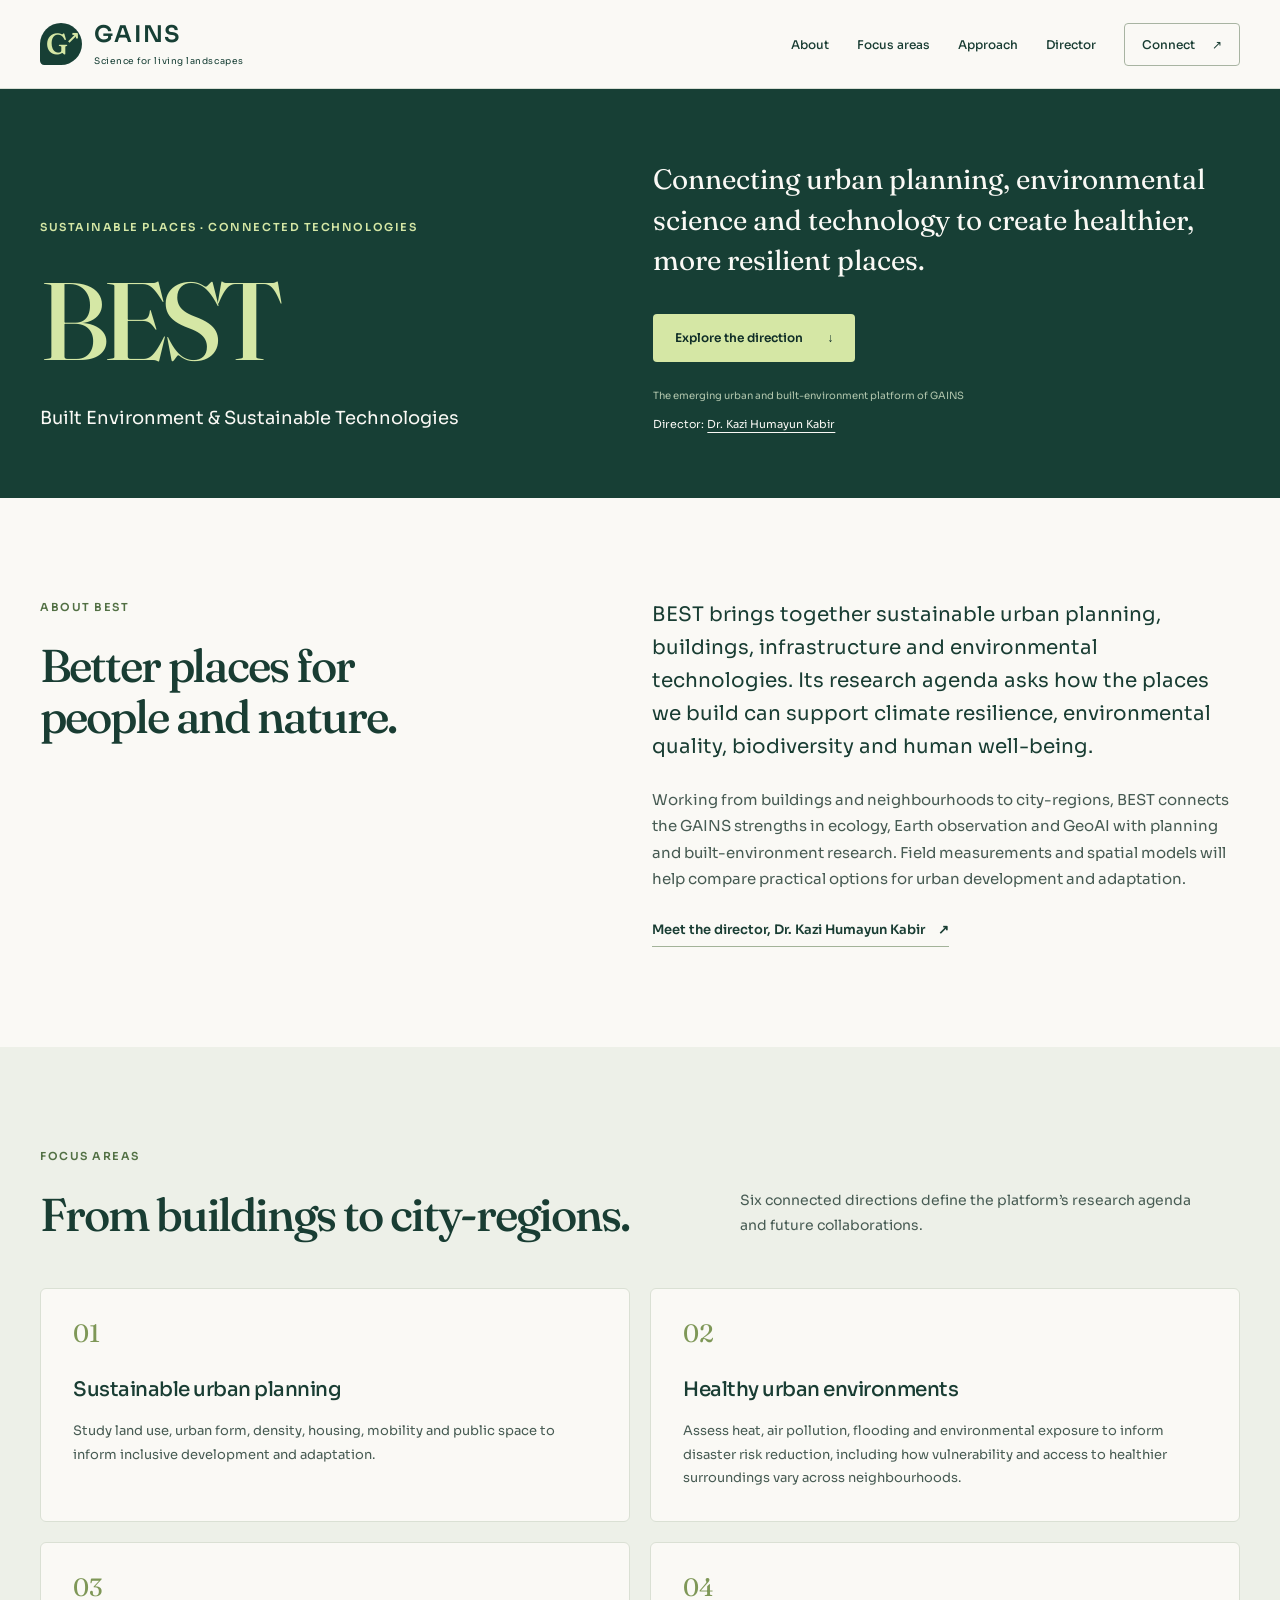
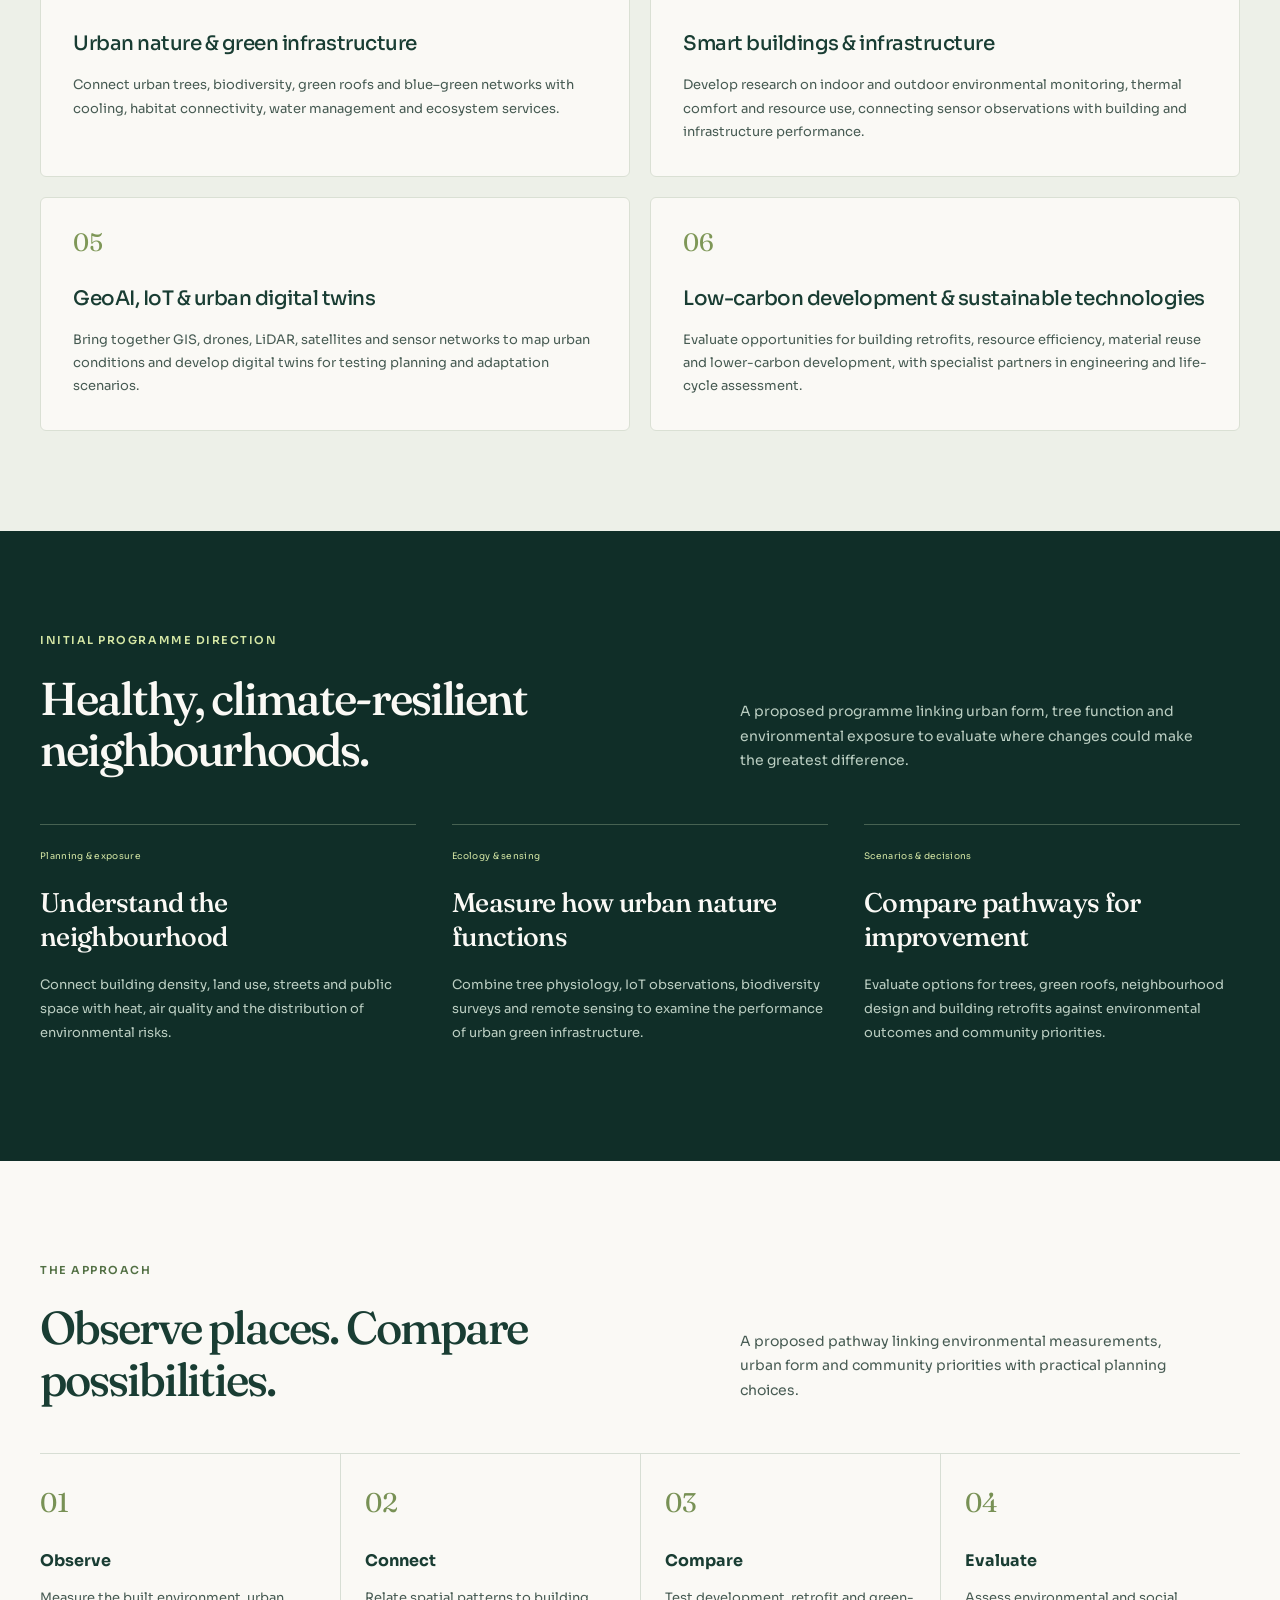
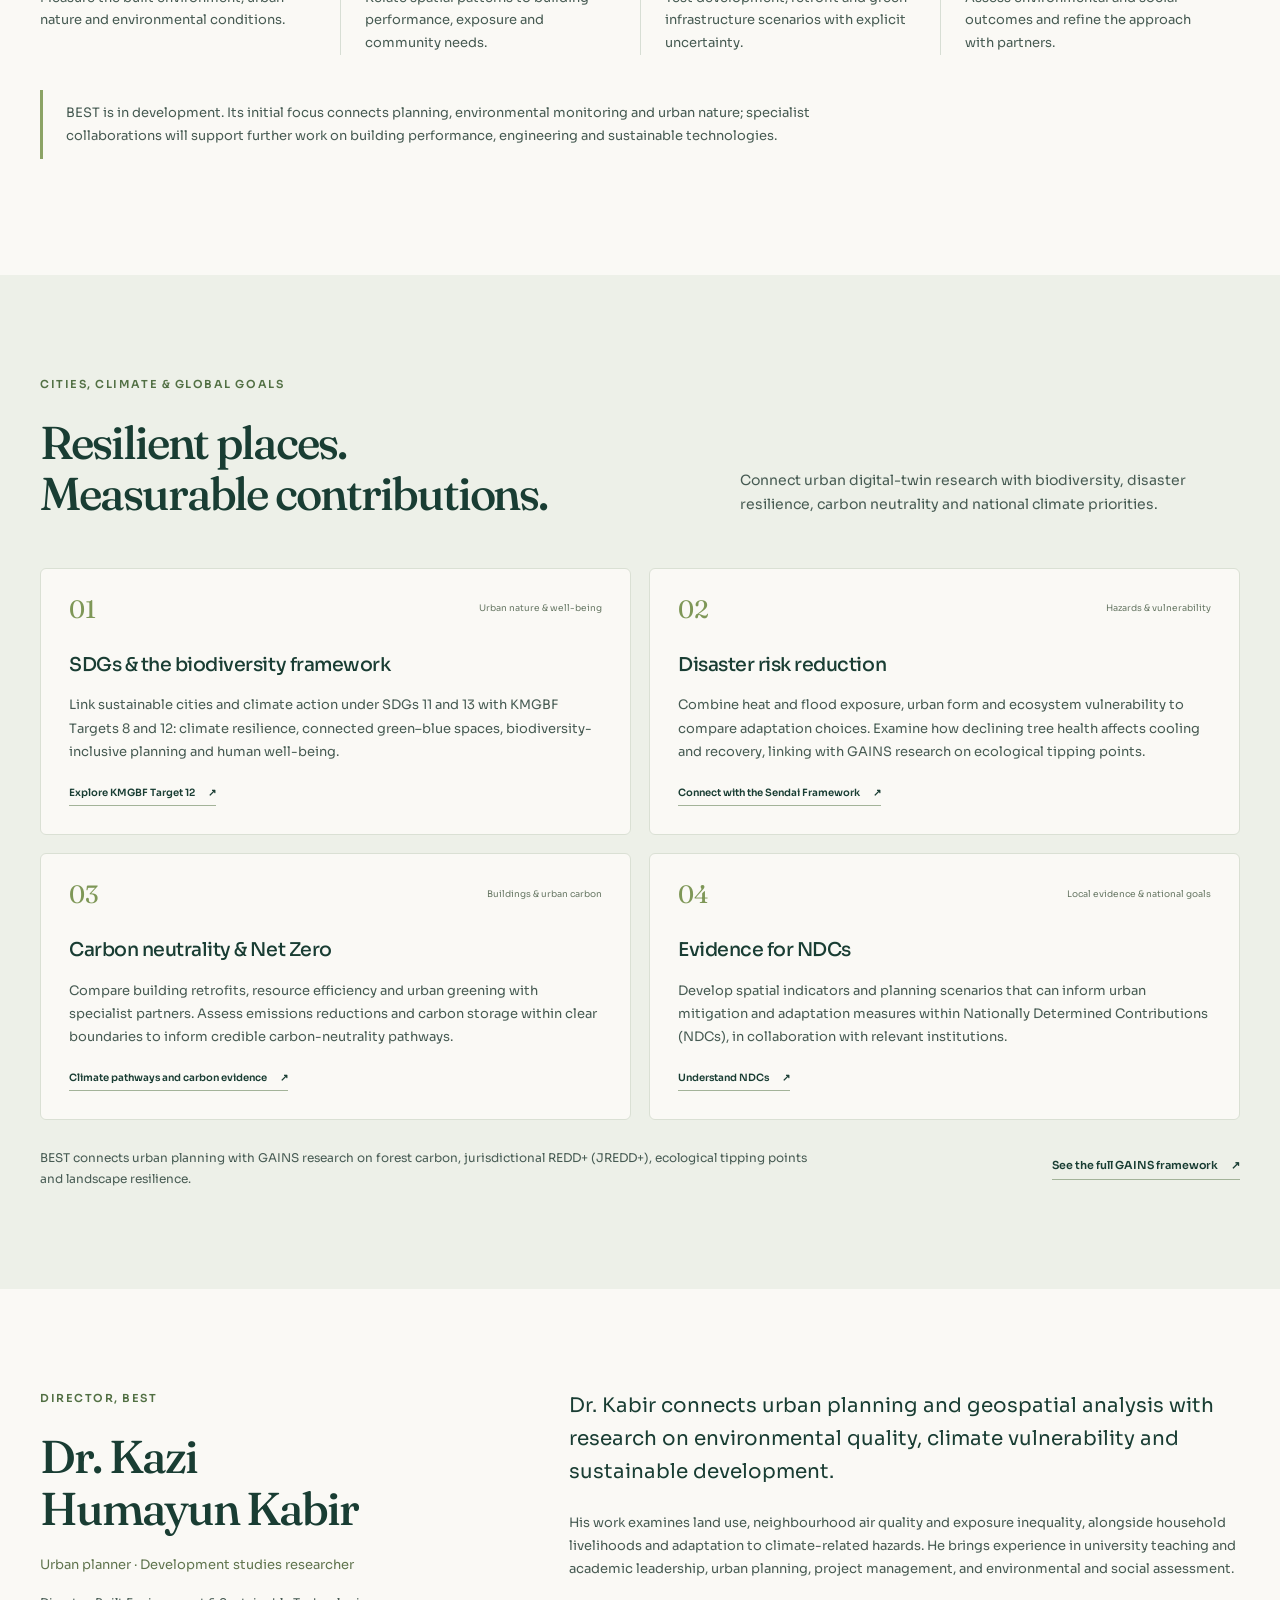
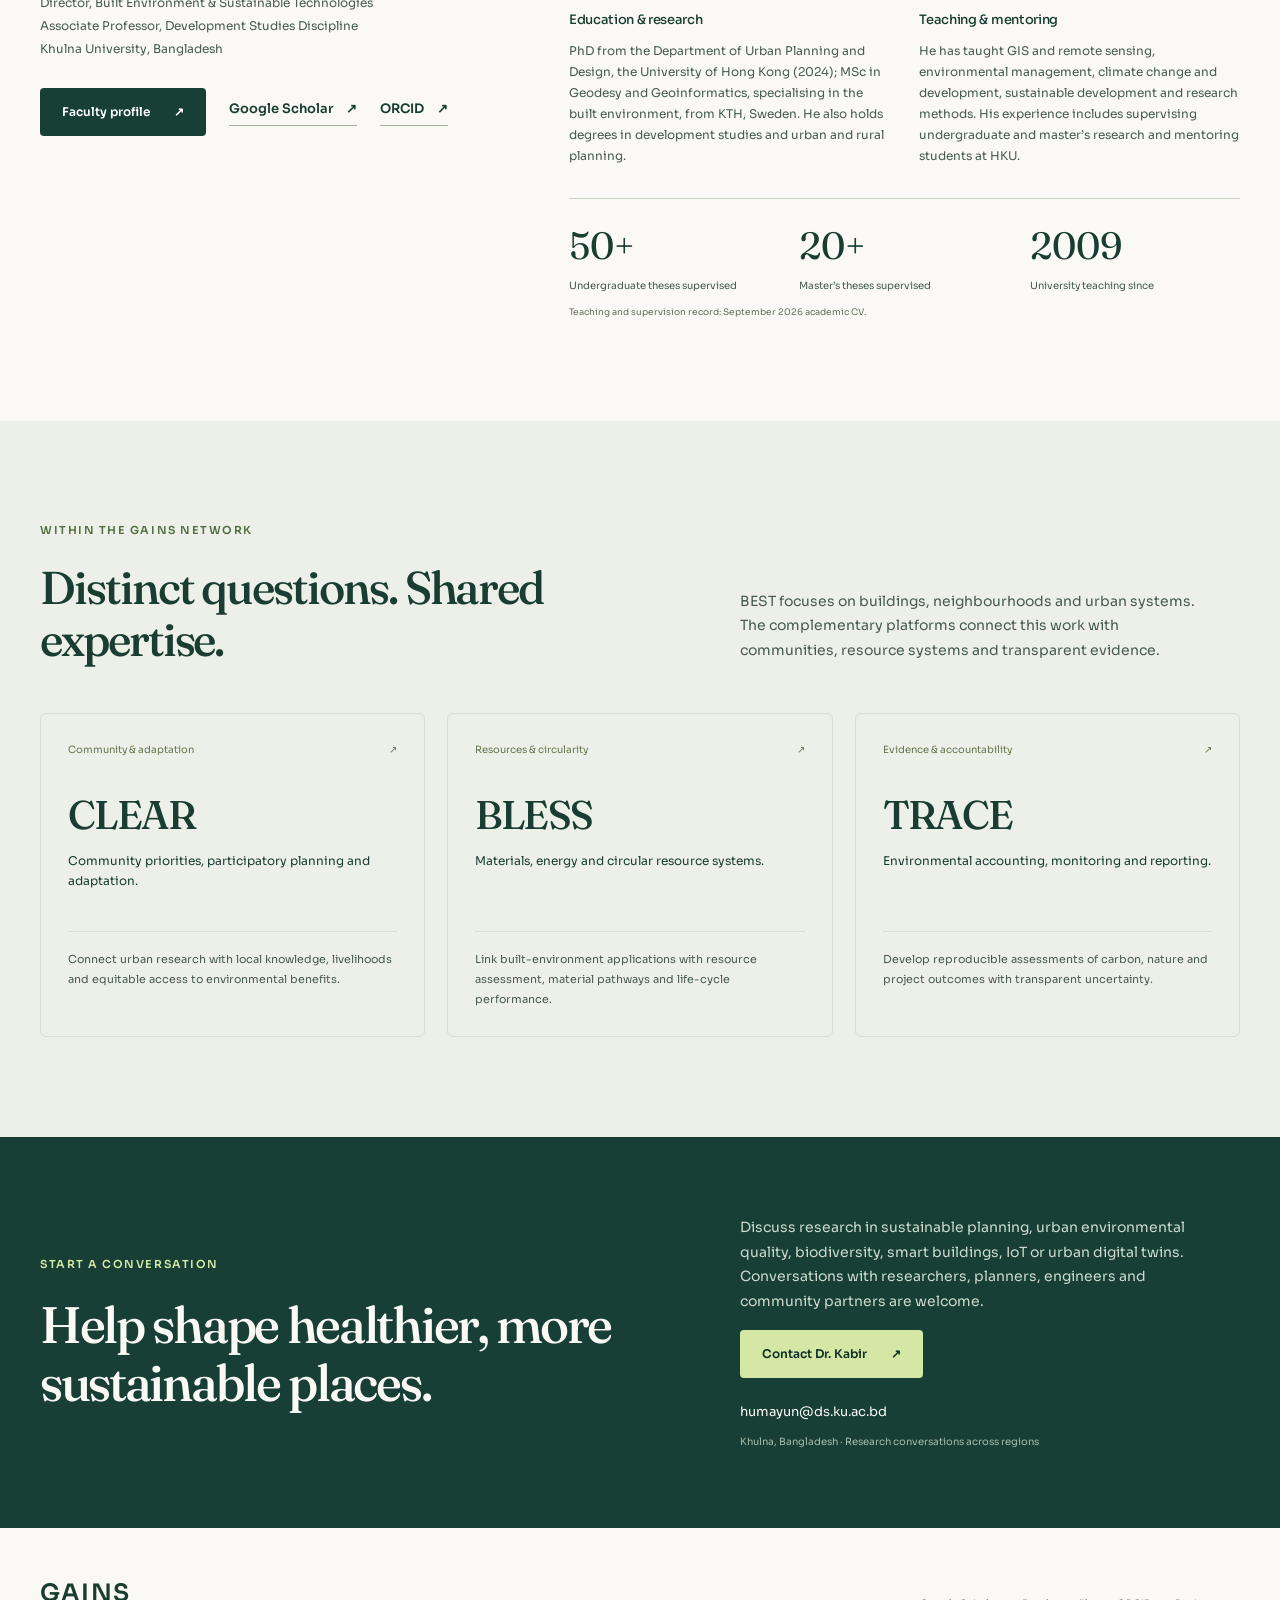
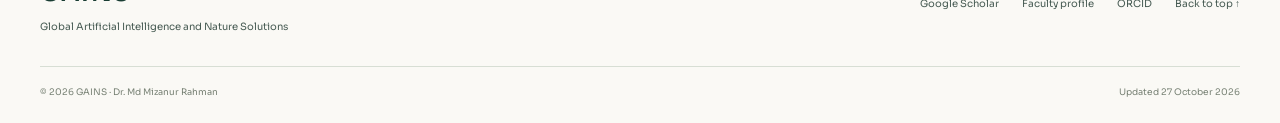
<file: best/index.html>
<!doctype html>
<html lang="en">
<head>
<meta charset="utf-8">
<meta name="viewport" content="width=device-width, initial-scale=1">
<title>BEST | Built Environment &amp; Sustainable Technologies | GAINS</title>
<meta name="description" content="BEST connects urban planning, environmental quality, green infrastructure, smart buildings and geospatial technologies within the GAINS research vision.">
<meta name="theme-color" content="#173f35">
<link rel="canonical" href="https://thegains.org/best/">
<meta property="og:type" content="website">
<meta property="og:title" content="BEST | Built Environment &amp; Sustainable Technologies | GAINS">
<meta property="og:description" content="BEST connects urban planning, environmental quality, green infrastructure, smart buildings and geospatial technologies within the GAINS research vision.">
<meta property="og:url" content="https://thegains.org/best/">
<meta property="og:image" content="https://thegains.org/assets/gains-research-framework.webp">
<meta property="og:image:alt" content="GAINS framework connecting biodiversity, tree physiology, forest carbon, IoT and geospatial AI.">
<meta name="twitter:card" content="summary_large_image">
<link rel="icon" href="../assets/favicon.svg" type="image/svg+xml">
<link rel="preconnect" href="https://fonts.googleapis.com">
<link rel="preconnect" href="https://fonts.gstatic.com" crossorigin>
<link href="https://fonts.googleapis.com/css2?family=Fraunces:wght@400;500;600&amp;family=Sora:wght@400;500;600;700&amp;display=swap" rel="stylesheet">
<link rel="stylesheet" href="../styles.css">
<script src="../main.js" defer></script>
</head>
<body>
<a class="skip-link" href="#main">Skip to content</a><header class="site-header"><div class="header-inner wrap">
<a class="brand" href="../" aria-label="GAINS home"><span class="brand-mark" aria-hidden="true">G<span>↗</span></span><span>GAINS<small>Science for living landscapes</small></span></a><button class="menu-toggle" type="button" aria-expanded="false" aria-controls="site-nav" hidden>Menu <span aria-hidden="true">☰</span></button><nav id="site-nav" class="site-nav" aria-label="Main navigation"><a href="#about">About</a><a href="#focus">Focus areas</a><a href="#approach">Approach</a><a href="#director">Director</a><a class="nav-contact" href="#collaborate">Connect <span aria-hidden="true">↗</span></a></nav>
</div></header><main id="main"><section class="platform-hero"><div class="wrap">
<div>
<p class="eyebrow light">Sustainable places · Connected technologies</p>
<h1>BEST</h1>
<p class="platform-fullname">Built Environment &amp; Sustainable Technologies</p>
</div>
<div>
<p class="platform-intro">Connecting urban planning, environmental science and technology to create healthier, more resilient places.</p>
<a class="button button-light" href="#focus">Explore the direction <span aria-hidden="true">↓</span></a><p class="platform-stage">The emerging urban and built-environment platform of GAINS</p>
<p class="platform-director">Director: <a href="#director">Dr. Kazi Humayun Kabir</a></p>
</div>
</div></section>
<section class="section wrap" id="about"><div class="intro-grid">
<div>
<p class="eyebrow">About BEST</p>
<h2>Better places for people and nature.</h2>
</div>
<div class="intro-copy">
<p class="large-copy">BEST brings together sustainable urban planning, buildings, infrastructure and environmental technologies. Its research agenda asks how the places we build can support climate resilience, environmental quality, biodiversity and human well-being.</p>
<p>Working from buildings and neighbourhoods to city-regions, BEST connects the GAINS strengths in ecology, Earth observation and GeoAI with planning and built-environment research. Field measurements and spatial models will help compare practical options for urban development and adaptation.</p>
<a class="text-link" href="#director">Meet the director, Dr. Kazi Humayun Kabir <span aria-hidden="true">↗</span></a>
</div>
</div></section>
<section class="section section-tint" id="focus"><div class="wrap">
<div class="section-heading">
<div>
<p class="eyebrow">Focus areas</p>
<h2>From buildings to city-regions.</h2>
</div>
<p>Six connected directions define the platform’s research agenda and future collaborations.</p>
</div>
<div class="platform-focus">
<article class="theme-card"><div class="card-top"><span class="card-number">01</span></div>
<h3>Sustainable urban planning</h3>
<p>Study land use, urban form, density, housing, mobility and public space to inform inclusive development and adaptation.</p></article><article class="theme-card"><div class="card-top"><span class="card-number">02</span></div>
<h3>Healthy urban environments</h3>
<p>Assess heat, air pollution, flooding and environmental exposure to inform disaster risk reduction, including how vulnerability and access to healthier surroundings vary across neighbourhoods.</p></article><article class="theme-card"><div class="card-top"><span class="card-number">03</span></div>
<h3>Urban nature &amp; green infrastructure</h3>
<p>Connect urban trees, biodiversity, green roofs and blue–green networks with cooling, habitat connectivity, water management and ecosystem services.</p></article><article class="theme-card"><div class="card-top"><span class="card-number">04</span></div>
<h3>Smart buildings &amp; infrastructure</h3>
<p>Develop research on indoor and outdoor environmental monitoring, thermal comfort and resource use, connecting sensor observations with building and infrastructure performance.</p></article><article class="theme-card"><div class="card-top"><span class="card-number">05</span></div>
<h3>GeoAI, IoT &amp; urban digital twins</h3>
<p>Bring together GIS, drones, LiDAR, satellites and sensor networks to map urban conditions and develop digital twins for testing planning and adaptation scenarios.</p></article><article class="theme-card"><div class="card-top"><span class="card-number">06</span></div>
<h3>Low-carbon development &amp; sustainable technologies</h3>
<p>Evaluate opportunities for building retrofits, resource efficiency, material reuse and lower-carbon development, with specialist partners in engineering and life-cycle assessment.</p></article>
</div>
</div></section><section class="section section-dark" id="research-direction"><div class="wrap">
<div class="section-heading">
<div>
<p class="eyebrow light">Initial programme direction</p>
<h2>Healthy, climate-resilient neighbourhoods.</h2>
</div>
<p>A proposed programme linking urban form, tree function and environmental exposure to evaluate where changes could make the greatest difference.</p>
</div>
<div class="project-grid">
<article><span class="status">Planning &amp; exposure</span><h3>Understand the neighbourhood</h3>
<p>Connect building density, land use, streets and public space with heat, air quality and the distribution of environmental risks.</p></article><article><span class="status">Ecology &amp; sensing</span><h3>Measure how urban nature functions</h3>
<p>Combine tree physiology, IoT observations, biodiversity surveys and remote sensing to examine the performance of urban green infrastructure.</p></article><article><span class="status">Scenarios &amp; decisions</span><h3>Compare pathways for improvement</h3>
<p>Evaluate options for trees, green roofs, neighbourhood design and building retrofits against environmental outcomes and community priorities.</p></article>
</div>
</div></section><section class="section wrap" id="approach"><div class="section-heading">
<div>
<p class="eyebrow">The approach</p>
<h2>Observe places. Compare possibilities.</h2>
</div>
<p>A proposed pathway linking environmental measurements, urban form and community priorities with practical planning choices.</p>
</div>
<ol class="platform-method">
<li>
<strong>Observe</strong>Measure the built environment, urban nature and environmental conditions.</li>
<li>
<strong>Connect</strong>Relate spatial patterns to building performance, exposure and community needs.</li>
<li>
<strong>Compare</strong>Test development, retrofit and green-infrastructure scenarios with explicit uncertainty.</li>
<li>
<strong>Evaluate</strong>Assess environmental and social outcomes and refine the approach with partners.</li>
</ol>
<p class="platform-note">BEST is in development. Its initial focus connects planning, environmental monitoring and urban nature; specialist collaborations will support further work on building performance, engineering and sustainable technologies.</p></section>
<section class="section section-tint" id="global-goals"><div class="wrap">
<div class="section-heading"><div><p class="eyebrow">Cities, climate &amp; global goals</p><h2>Resilient places.<br>Measurable contributions.</h2></div><p>Connect urban digital-twin research with biodiversity, disaster resilience, carbon neutrality and national climate priorities.</p></div>
<div class="theme-grid goals-grid goals-grid--two">
<article class="theme-card"><div class="card-top"><span class="card-number">01</span><span class="theme-type">Urban nature &amp; well-being</span></div><h3>SDGs &amp; the biodiversity framework</h3><p>Link sustainable cities and climate action under SDGs 11 and 13 with KMGBF Targets 8 and 12: climate resilience, connected green–blue spaces, biodiversity-inclusive planning and human well-being.</p><a class="text-link" href="https://www.cbd.int/gbf/targets/12">Explore KMGBF Target 12 <span aria-hidden="true">↗</span></a></article>
<article class="theme-card"><div class="card-top"><span class="card-number">02</span><span class="theme-type">Hazards &amp; vulnerability</span></div><h3>Disaster risk reduction</h3><p>Combine heat and flood exposure, urban form and ecosystem vulnerability to compare adaptation choices. Examine how declining tree health affects cooling and recovery, linking with GAINS research on ecological tipping points.</p><a class="text-link" href="https://www.undrr.org/implementing-sendai-framework/what-sendai-framework">Connect with the Sendai Framework <span aria-hidden="true">↗</span></a></article>
<article class="theme-card"><div class="card-top"><span class="card-number">03</span><span class="theme-type">Buildings &amp; urban carbon</span></div><h3>Carbon neutrality &amp; Net Zero</h3><p>Compare building retrofits, resource efficiency and urban greening with specialist partners. Assess emissions reductions and carbon storage within clear boundaries to inform credible carbon-neutrality pathways.</p><a class="text-link" href="https://www.ipcc.ch/report/ar6/syr/longer-report/">Climate pathways and carbon evidence <span aria-hidden="true">↗</span></a></article>
<article class="theme-card"><div class="card-top"><span class="card-number">04</span><span class="theme-type">Local evidence &amp; national goals</span></div><h3>Evidence for NDCs</h3><p>Develop spatial indicators and planning scenarios that can inform urban mitigation and adaptation measures within Nationally Determined Contributions (NDCs), in collaboration with relevant institutions.</p><a class="text-link" href="https://unfccc.int/process-and-meetings/the-paris-agreement/nationally-determined-contributions-ndcs">Understand NDCs <span aria-hidden="true">↗</span></a></article>
</div><div class="framework-note"><p>BEST connects urban planning with GAINS research on forest carbon, jurisdictional REDD+ (JREDD+), ecological tipping points and landscape resilience.</p><a class="text-link" href="../#global-goals">See the full GAINS framework <span aria-hidden="true">↗</span></a></div>
</div></section>
<section class="section wrap" id="director"><div class="director-grid">
<div class="director-heading">
<p class="eyebrow">Director, BEST</p>
<h2>Dr. Kazi Humayun Kabir</h2>
<p class="director-role">Urban planner · Development studies researcher</p>
<p>Director, Built Environment &amp; Sustainable Technologies<br>Associate Professor, Development Studies Discipline<br>Khulna University, Bangladesh</p>
<div class="director-links">
<a class="button button-dark" href="https://ku.ac.bd/discipline/ds/faculty/kabirkth">Faculty profile <span aria-hidden="true">↗</span></a><a class="text-link" href="https://scholar.google.com/citations?user=O2lbJjsAAAAJ&amp;hl=en">Google Scholar <span aria-hidden="true">↗</span></a><a class="text-link" href="https://orcid.org/0000-0003-0034-2628">ORCID <span aria-hidden="true">↗</span></a>
</div>
</div>
<div class="director-details">
<p class="large-copy">Dr. Kabir connects urban planning and geospatial analysis with research on environmental quality, climate vulnerability and sustainable development.</p>
<p>His work examines land use, neighbourhood air quality and exposure inequality, alongside household livelihoods and adaptation to climate-related hazards. He brings experience in university teaching and academic leadership, urban planning, project management, and environmental and social assessment.</p>
<div class="bio-columns">
<div>
<h3>Education &amp; research</h3>
<p>PhD from the Department of Urban Planning and Design, the University of Hong Kong (2024); MSc in Geodesy and Geoinformatics, specialising in the built environment, from KTH, Sweden. He also holds degrees in development studies and urban and rural planning.</p>
</div>
<div>
<h3>Teaching &amp; mentoring</h3>
<p>He has taught GIS and remote sensing, environmental management, climate change and development, sustainable development and research methods. His experience includes supervising undergraduate and master’s research and mentoring students at HKU.</p>
</div>
</div>
<dl class="metrics">
<div>
<dt>Undergraduate theses supervised</dt>
<dd>50+</dd>
</div>
<div>
<dt>Master’s theses supervised</dt>
<dd>20+</dd>
</div>
<div>
<dt>University teaching since</dt>
<dd>2009</dd>
</div>
</dl>
<p class="small-note">Teaching and supervision record: September 2026 academic CV.</p>
</div>
</div></section><section class="section section-tint" id="connections"><div class="wrap">
<div class="section-heading">
<div>
<p class="eyebrow">Within the GAINS network</p>
<h2>Distinct questions. Shared expertise.</h2>
</div>
<p>BEST focuses on buildings, neighbourhoods and urban systems. The complementary platforms connect this work with communities, resource systems and transparent evidence.</p>
</div>
<div class="platform-grid">
<a class="platform-card" href="../clear/"><span class="platform-label">Community &amp; adaptation <span aria-hidden="true">↗</span></span><h3>CLEAR</h3>
<p>Community priorities, participatory planning and adaptation.</p>
<span class="platform-copy">Connect urban research with local knowledge, livelihoods and equitable access to environmental benefits.</span></a><a class="platform-card" href="../bless/"><span class="platform-label">Resources &amp; circularity <span aria-hidden="true">↗</span></span><h3>BLESS</h3>
<p>Materials, energy and circular resource systems.</p>
<span class="platform-copy">Link built-environment applications with resource assessment, material pathways and life-cycle performance.</span></a><a class="platform-card" href="../trace/"><span class="platform-label">Evidence &amp; accountability <span aria-hidden="true">↗</span></span><h3>TRACE</h3>
<p>Environmental accounting, monitoring and reporting.</p>
<span class="platform-copy">Develop reproducible assessments of carbon, nature and project outcomes with transparent uncertainty.</span></a>
</div>
</div></section><section class="contact-section" id="collaborate"><div class="wrap contact-grid">
<div>
<p class="eyebrow light">Start a conversation</p>
<h2>Help shape healthier, more sustainable places.</h2>
</div>
<div>
<p>Discuss research in sustainable planning, urban environmental quality, biodiversity, smart buildings, IoT or urban digital twins. Conversations with researchers, planners, engineers and community partners are welcome.</p>
<a class="button button-light" href="mailto:humayun@ds.ku.ac.bd">Contact Dr. Kabir <span aria-hidden="true">↗</span></a><a class="contact-email" href="mailto:humayun@ds.ku.ac.bd">humayun@ds.ku.ac.bd</a><p class="contact-location">Khulna, Bangladesh · Research conversations across regions</p>
</div>
</div></section></main><footer class="site-footer"><div class="wrap footer-grid">
<div>
<a class="footer-brand" href="../">GAINS</a><p>Global Artificial Intelligence and Nature Solutions</p>
</div>
<nav aria-label="Footer navigation"><a href="https://scholar.google.com/citations?user=O2lbJjsAAAAJ&amp;hl=en">Google Scholar</a><a href="https://ku.ac.bd/discipline/ds/faculty/kabirkth">Faculty profile</a><a href="https://orcid.org/0000-0003-0034-2628">ORCID</a><a href="#main">Back to top ↑</a></nav>
</div>
<div class="wrap footer-meta">
<span>© 2026 GAINS · Dr. Md Mizanur Rahman</span><span>Updated 27 October 2026</span>
</div></footer>
</body>
</html>
</file>
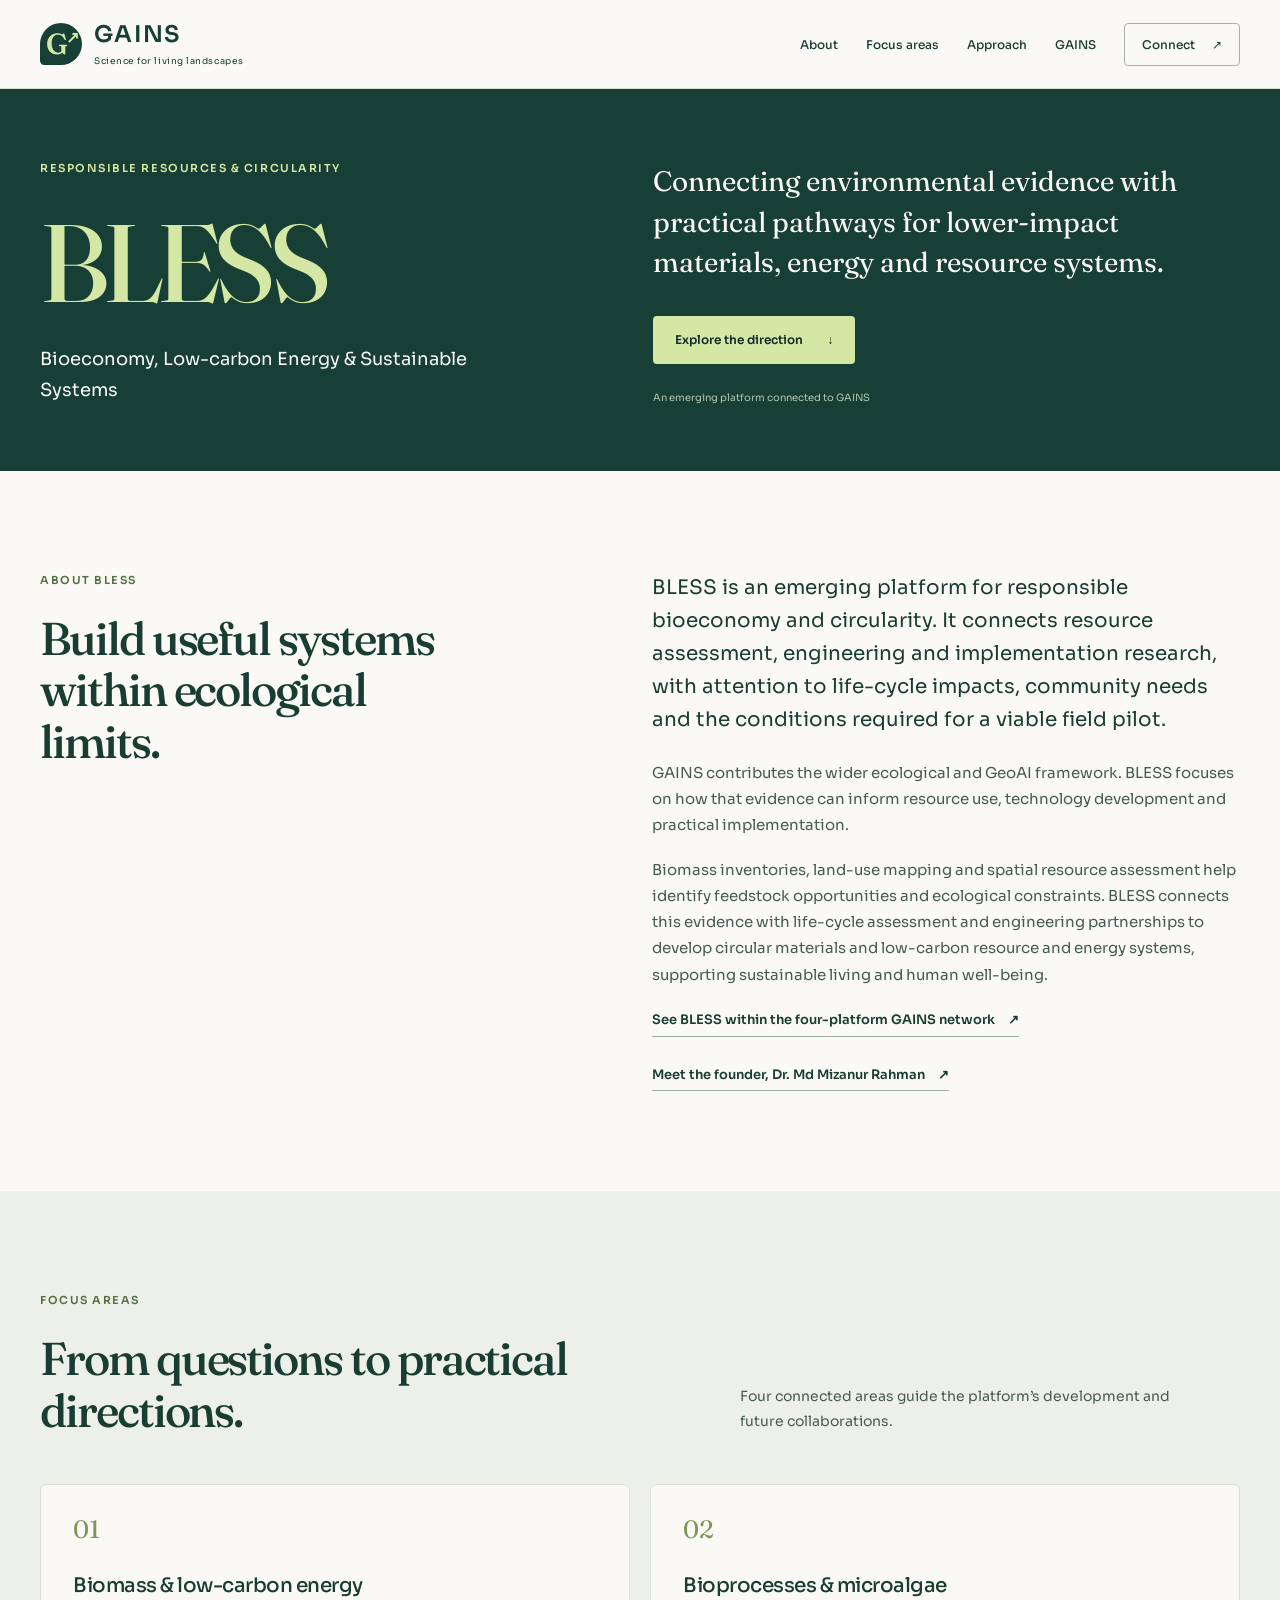
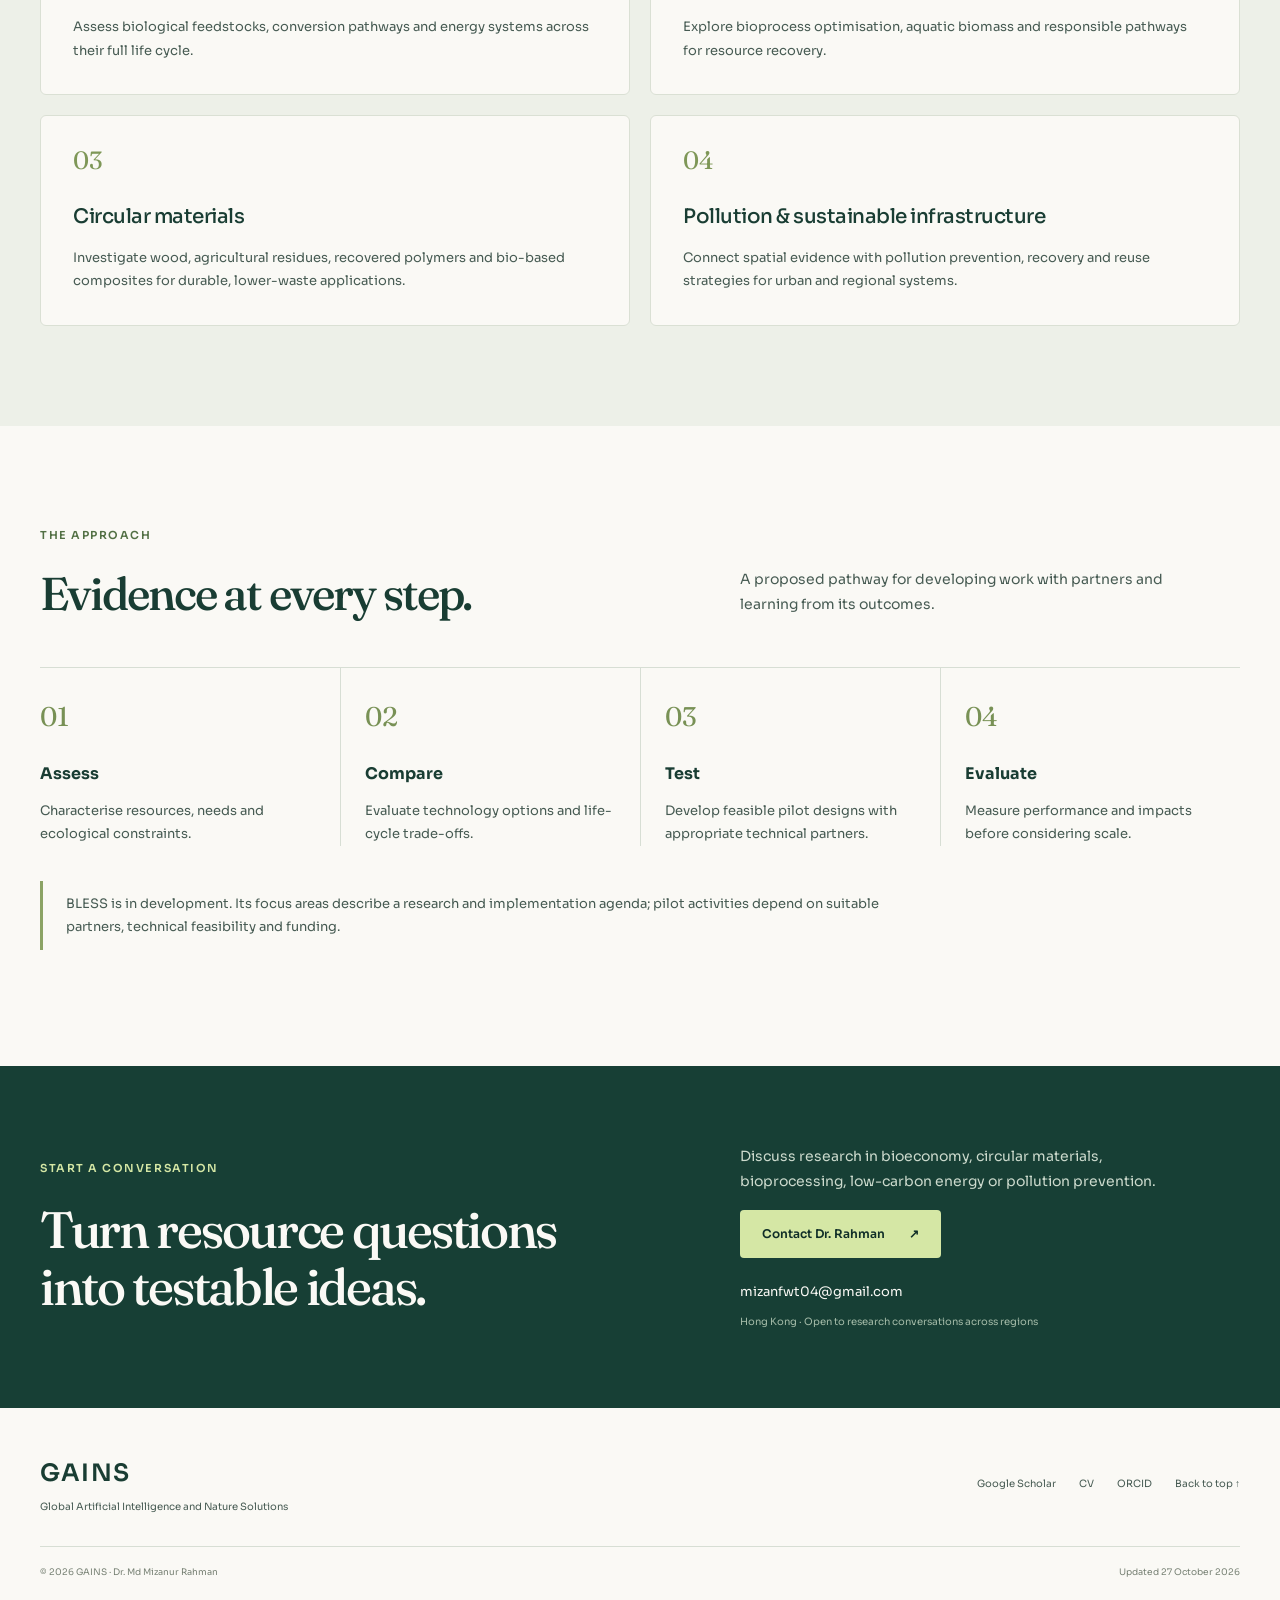
<file: bless/index.html>
<!doctype html>
<html lang="en">
<head>
<meta charset="utf-8">
<meta name="viewport" content="width=device-width, initial-scale=1">
<title>BLESS | Bioeconomy, Low-carbon Energy &amp; Sustainable Systems | GAINS</title>
<meta name="description" content="Connecting environmental evidence with practical pathways for lower-impact materials, energy and resource systems.">
<meta name="theme-color" content="#173f35">
<link rel="canonical" href="https://bless.thegains.org/">
<meta property="og:type" content="website">
<meta property="og:title" content="BLESS | Bioeconomy, Low-carbon Energy &amp; Sustainable Systems | GAINS">
<meta property="og:description" content="Connecting environmental evidence with practical pathways for lower-impact materials, energy and resource systems.">
<meta property="og:url" content="https://bless.thegains.org/">
<meta property="og:image" content="https://thegains.org/assets/gains-research-framework.webp">
<meta property="og:image:alt" content="GAINS framework connecting biodiversity, tree physiology, forest carbon, IoT and geospatial AI.">
<meta name="twitter:card" content="summary_large_image">
<link rel="icon" href="../assets/favicon.svg" type="image/svg+xml">
<link rel="preconnect" href="https://fonts.googleapis.com">
<link rel="preconnect" href="https://fonts.gstatic.com" crossorigin>
<link href="https://fonts.googleapis.com/css2?family=Fraunces:wght@400;500;600&amp;family=Sora:wght@400;500;600;700&amp;display=swap" rel="stylesheet">
<link rel="stylesheet" href="../styles.css">
<script src="../main.js" defer></script>
</head>
<body>
<a class="skip-link" href="#main">Skip to content</a><header class="site-header"><div class="header-inner wrap">
<a class="brand" href="../" aria-label="GAINS home"><span class="brand-mark" aria-hidden="true">G<span>↗</span></span><span>GAINS<small>Science for living landscapes</small></span></a><button class="menu-toggle" type="button" aria-expanded="false" aria-controls="site-nav" hidden>Menu <span aria-hidden="true">☰</span></button><nav id="site-nav" class="site-nav" aria-label="Main navigation"><a href="#about">About</a><a href="#focus">Focus areas</a><a href="#approach">Approach</a><a href="../">GAINS</a><a class="nav-contact" href="#collaborate">Connect <span aria-hidden="true">↗</span></a></nav>
</div></header><main id="main"><section class="platform-hero"><div class="wrap">
<div>
<p class="eyebrow light">Responsible resources &amp; circularity</p>
<h1>BLESS</h1>
<p class="platform-fullname">Bioeconomy, Low-carbon Energy &amp; Sustainable Systems</p>
</div>
<div>
<p class="platform-intro">Connecting environmental evidence with practical pathways for lower-impact materials, energy and resource systems.</p>
<a class="button button-light" href="#focus">Explore the direction <span aria-hidden="true">↓</span></a><p class="platform-stage">An emerging platform connected to GAINS</p>
</div>
</div></section>
<section class="section wrap" id="about"><div class="intro-grid">
<div>
<p class="eyebrow">About BLESS</p>
<h2>Build useful systems within ecological limits.</h2>
</div>
<div class="intro-copy">
<p class="large-copy">BLESS is an emerging platform for responsible bioeconomy and circularity. It connects resource assessment, engineering and implementation research, with attention to life-cycle impacts, community needs and the conditions required for a viable field pilot.</p>
<p>GAINS contributes the wider ecological and GeoAI framework. BLESS focuses on how that evidence can inform resource use, technology development and practical implementation.</p>
<p>Biomass inventories, land-use mapping and spatial resource assessment help identify feedstock opportunities and ecological constraints. BLESS connects this evidence with life-cycle assessment and engineering partnerships to develop circular materials and low-carbon resource and energy systems, supporting sustainable living and human well-being.</p>
<p><a class="text-link" href="../#platform-network">See BLESS within the four-platform GAINS network <span aria-hidden="true">↗</span></a></p>
<a class="text-link" href="../#director">Meet the founder, Dr. Md Mizanur Rahman <span aria-hidden="true">↗</span></a>
</div>
</div></section>
<section class="section section-tint" id="focus"><div class="wrap">
<div class="section-heading">
<div>
<p class="eyebrow">Focus areas</p>
<h2>From questions to practical directions.</h2>
</div>
<p>Four connected areas guide the platform’s development and future collaborations.</p>
</div>
<div class="platform-focus">
<article class="theme-card"><div class="card-top"><span class="card-number">01</span></div>
<h3>Biomass &amp; low-carbon energy</h3>
<p>Assess biological feedstocks, conversion pathways and energy systems across their full life cycle.</p></article><article class="theme-card"><div class="card-top"><span class="card-number">02</span></div>
<h3>Bioprocesses &amp; microalgae</h3>
<p>Explore bioprocess optimisation, aquatic biomass and responsible pathways for resource recovery.</p></article><article class="theme-card"><div class="card-top"><span class="card-number">03</span></div>
<h3>Circular materials</h3>
<p>Investigate wood, agricultural residues, recovered polymers and bio-based composites for durable, lower-waste applications.</p></article><article class="theme-card"><div class="card-top"><span class="card-number">04</span></div>
<h3>Pollution &amp; sustainable infrastructure</h3>
<p>Connect spatial evidence with pollution prevention, recovery and reuse strategies for urban and regional systems.</p></article>
</div>
</div></section><section class="section wrap" id="approach"><div class="section-heading">
<div>
<p class="eyebrow">The approach</p>
<h2>Evidence at every step.</h2>
</div>
<p>A proposed pathway for developing work with partners and learning from its outcomes.</p>
</div>
<ol class="platform-method">
<li>
<strong>Assess</strong>Characterise resources, needs and ecological constraints.</li>
<li>
<strong>Compare</strong>Evaluate technology options and life-cycle trade-offs.</li>
<li>
<strong>Test</strong>Develop feasible pilot designs with appropriate technical partners.</li>
<li>
<strong>Evaluate</strong>Measure performance and impacts before considering scale.</li>
</ol>
<p class="platform-note">BLESS is in development. Its focus areas describe a research and implementation agenda; pilot activities depend on suitable partners, technical feasibility and funding.</p></section><section class="contact-section" id="collaborate"><div class="wrap contact-grid">
<div>
<p class="eyebrow light">Start a conversation</p>
<h2>Turn resource questions into testable ideas.</h2>
</div>
<div>
<p>Discuss research in bioeconomy, circular materials, bioprocessing, low-carbon energy or pollution prevention.</p>
<a class="button button-light" href="mailto:mizanfwt04@gmail.com">Contact Dr. Rahman <span aria-hidden="true">↗</span></a><a class="contact-email" href="mailto:mizanfwt04@gmail.com">mizanfwt04@gmail.com</a><p class="contact-location">Hong Kong · Open to research conversations across regions</p>
</div>
</div></section></main><footer class="site-footer"><div class="wrap footer-grid">
<div>
<a class="footer-brand" href="../">GAINS</a><p>Global Artificial Intelligence and Nature Solutions</p>
</div>
<nav aria-label="Footer navigation"><a href="https://scholar.google.com/citations?user=0Ux4Z3YAAAAJ&amp;hl=en">Google Scholar</a><a href="../assets/CV_Rahman.pdf">CV</a><a href="https://orcid.org/0000-0003-4928-3729">ORCID</a><a href="#main">Back to top ↑</a></nav>
</div>
<div class="wrap footer-meta">
<span>© 2026 GAINS · Dr. Md Mizanur Rahman</span><span>Updated 27 October 2026</span>
</div></footer>
</body>
</html>
</file>
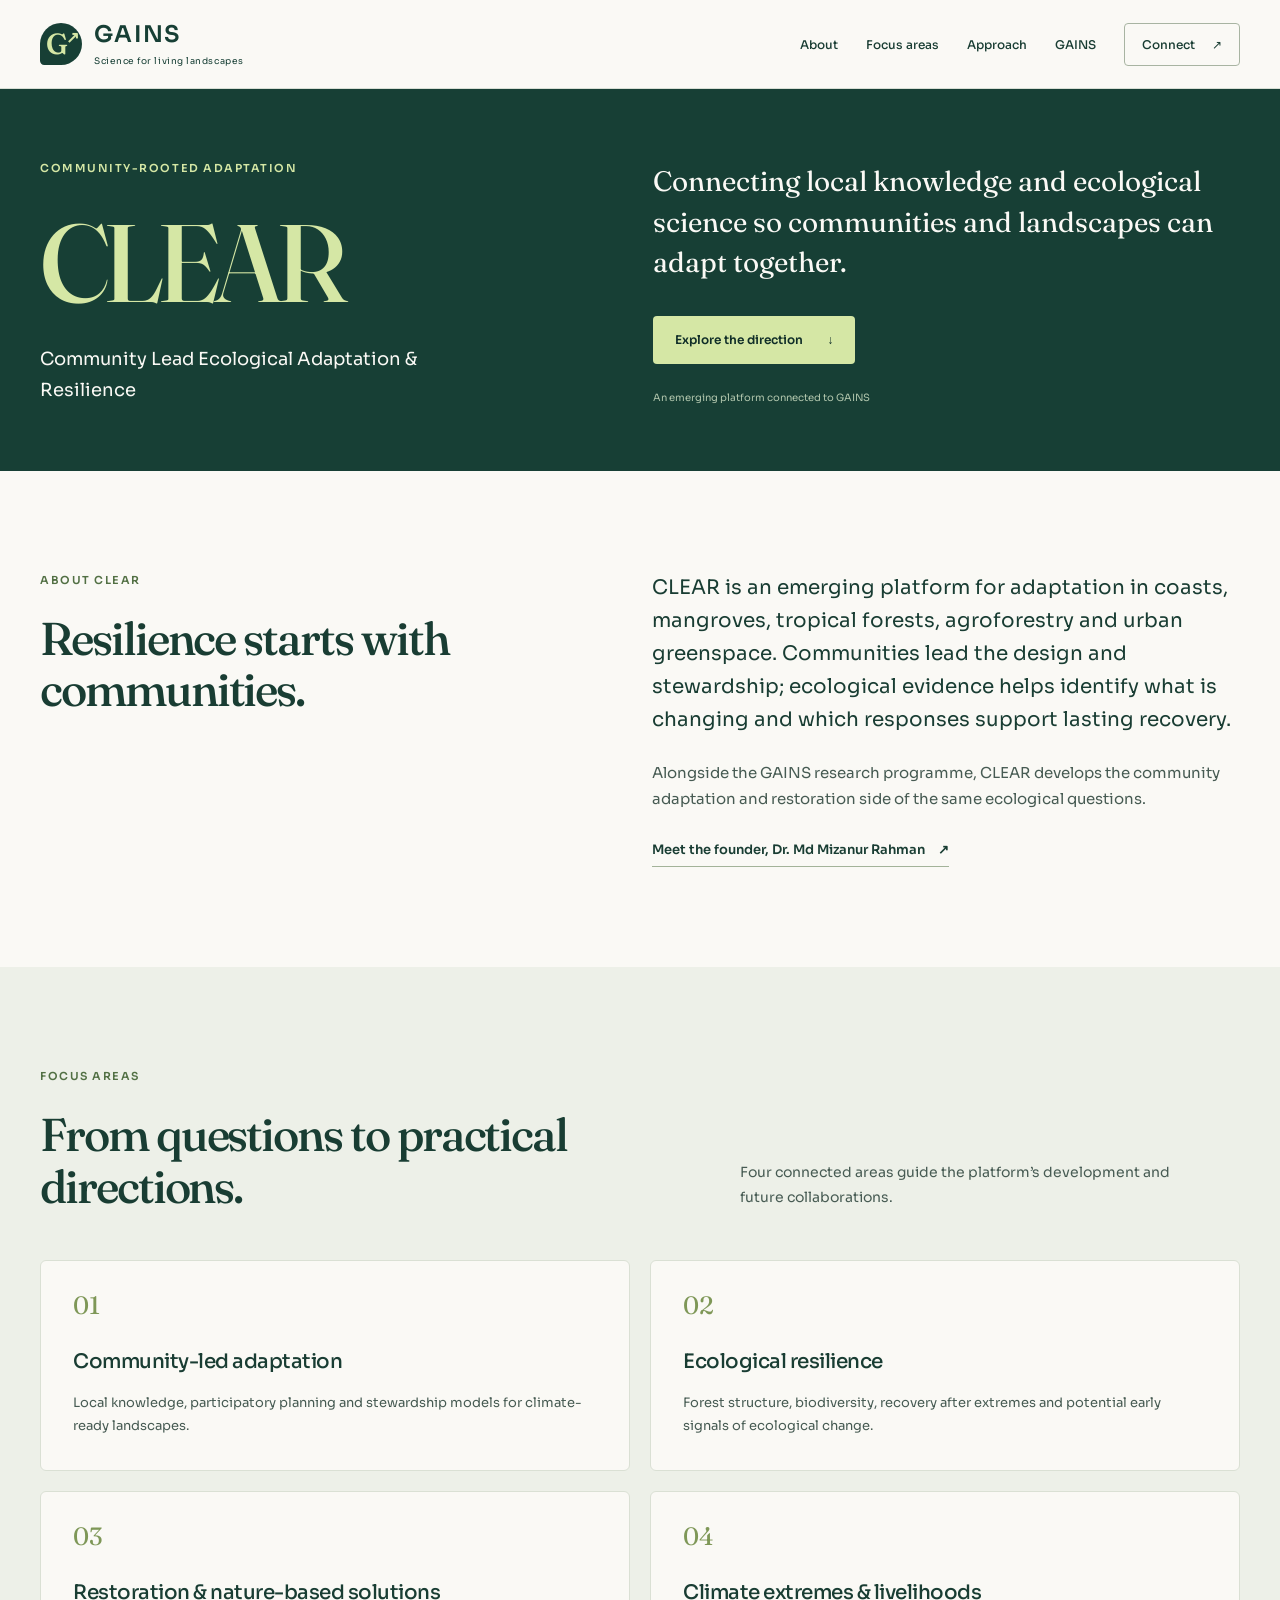
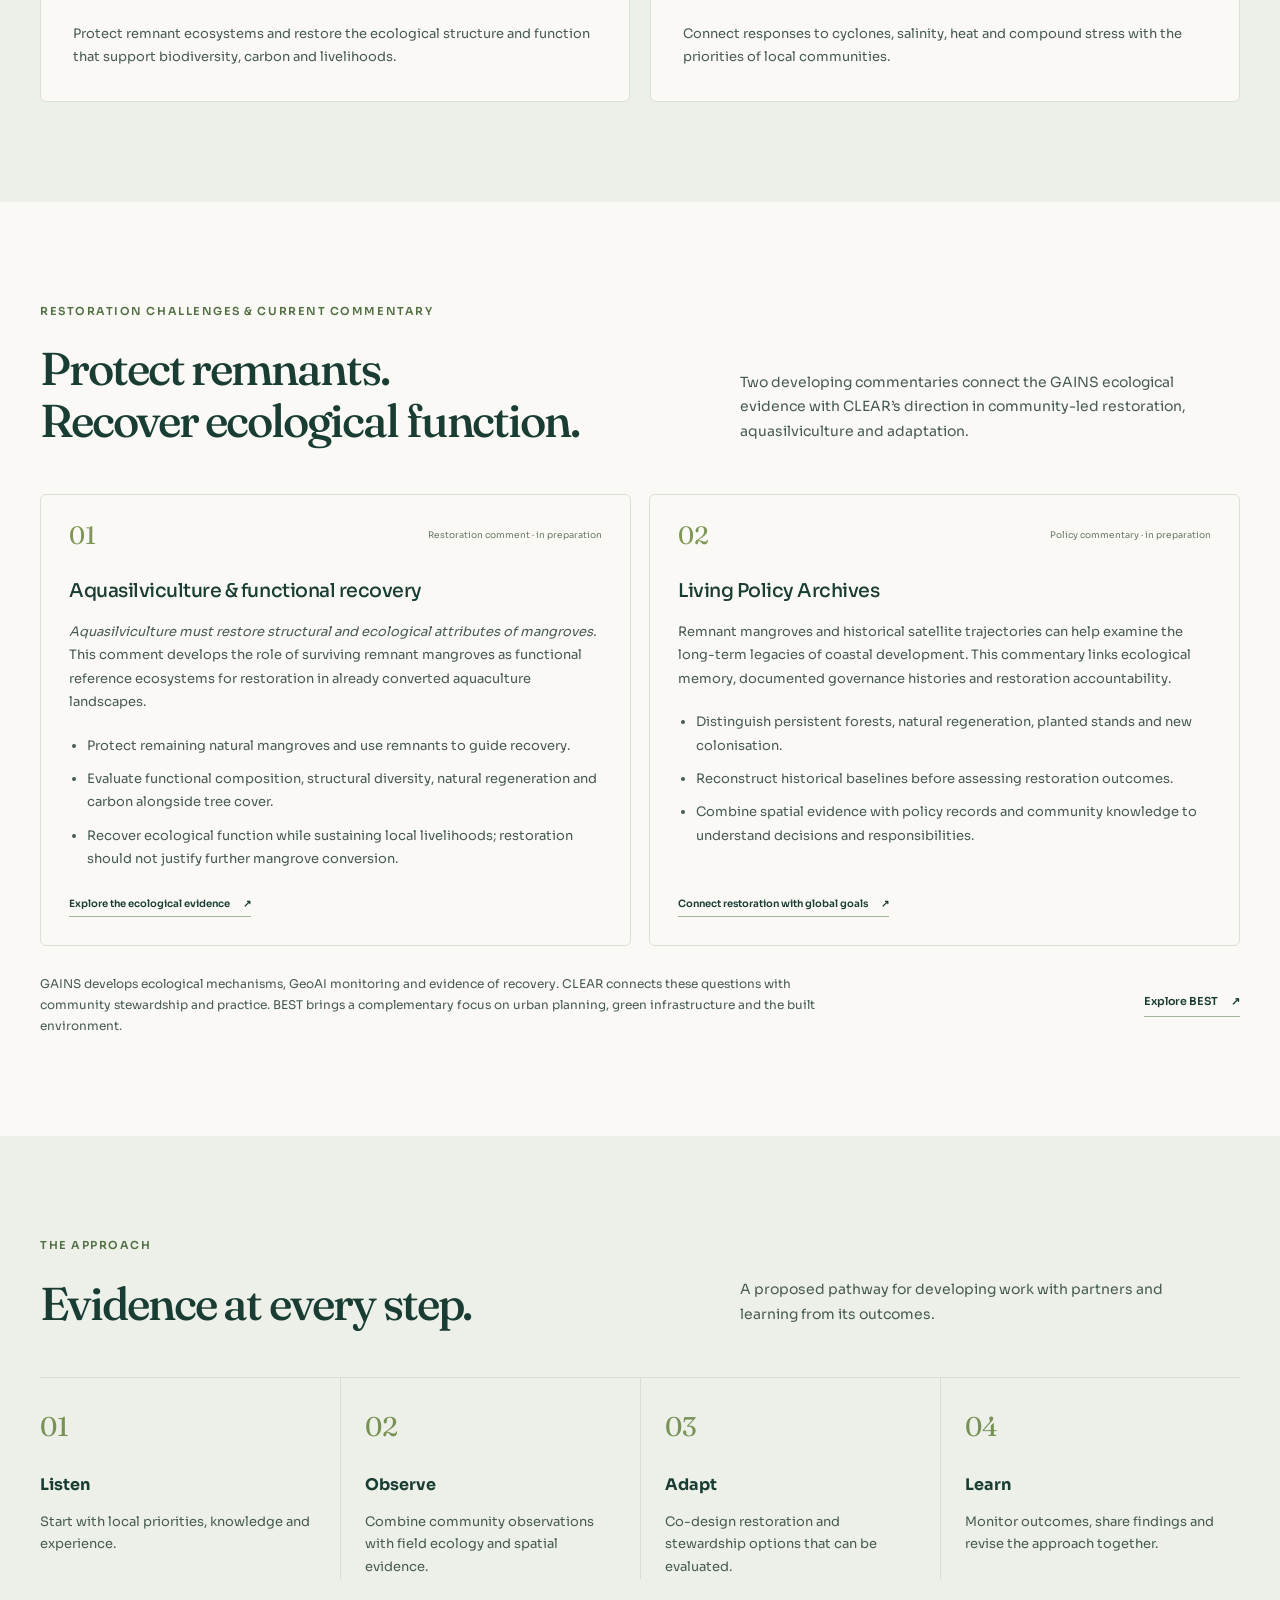
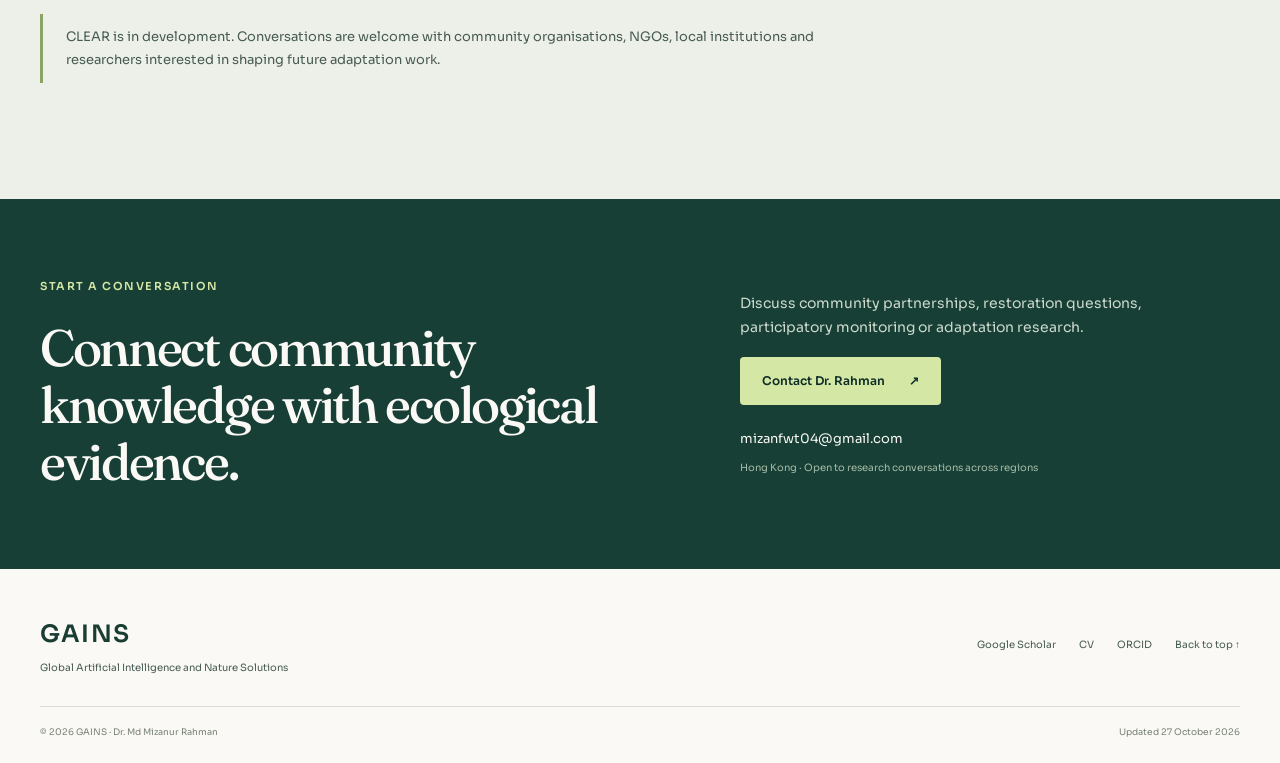
<file: clear/index.html>
<!doctype html>
<html lang="en">
<head>
<meta charset="utf-8">
<meta name="viewport" content="width=device-width, initial-scale=1">
<title>CLEAR | Community Lead Ecological Adaptation &amp; Resilience | GAINS</title>
<meta name="description" content="Connecting local knowledge and ecological science so communities and landscapes can adapt together.">
<meta name="theme-color" content="#173f35">
<link rel="canonical" href="https://clear.thegains.org/">
<meta property="og:type" content="website">
<meta property="og:title" content="CLEAR | Community Lead Ecological Adaptation &amp; Resilience | GAINS">
<meta property="og:description" content="Connecting local knowledge and ecological science so communities and landscapes can adapt together.">
<meta property="og:url" content="https://clear.thegains.org/">
<meta property="og:image" content="https://thegains.org/assets/gains-research-framework.webp">
<meta property="og:image:alt" content="GAINS framework connecting biodiversity, tree physiology, forest carbon, IoT and geospatial AI.">
<meta name="twitter:card" content="summary_large_image">
<link rel="icon" href="../assets/favicon.svg" type="image/svg+xml">
<link rel="preconnect" href="https://fonts.googleapis.com">
<link rel="preconnect" href="https://fonts.gstatic.com" crossorigin>
<link href="https://fonts.googleapis.com/css2?family=Fraunces:wght@400;500;600&amp;family=Sora:wght@400;500;600;700&amp;display=swap" rel="stylesheet">
<link rel="stylesheet" href="../styles.css">
<script src="../main.js" defer></script>
</head>
<body>
<a class="skip-link" href="#main">Skip to content</a><header class="site-header"><div class="header-inner wrap">
<a class="brand" href="../" aria-label="GAINS home"><span class="brand-mark" aria-hidden="true">G<span>↗</span></span><span>GAINS<small>Science for living landscapes</small></span></a><button class="menu-toggle" type="button" aria-expanded="false" aria-controls="site-nav" hidden>Menu <span aria-hidden="true">☰</span></button><nav id="site-nav" class="site-nav" aria-label="Main navigation"><a href="#about">About</a><a href="#focus">Focus areas</a><a href="#approach">Approach</a><a href="../">GAINS</a><a class="nav-contact" href="#collaborate">Connect <span aria-hidden="true">↗</span></a></nav>
</div></header><main id="main"><section class="platform-hero"><div class="wrap">
<div>
<p class="eyebrow light">Community-rooted adaptation</p>
<h1>CLEAR</h1>
<p class="platform-fullname">Community Lead Ecological Adaptation &amp; Resilience</p>
</div>
<div>
<p class="platform-intro">Connecting local knowledge and ecological science so communities and landscapes can adapt together.</p>
<a class="button button-light" href="#focus">Explore the direction <span aria-hidden="true">↓</span></a><p class="platform-stage">An emerging platform connected to GAINS</p>
</div>
</div></section>
<section class="section wrap" id="about"><div class="intro-grid">
<div>
<p class="eyebrow">About CLEAR</p>
<h2>Resilience starts with communities.</h2>
</div>
<div class="intro-copy">
<p class="large-copy">CLEAR is an emerging platform for adaptation in coasts, mangroves, tropical forests, agroforestry and urban greenspace. Communities lead the design and stewardship; ecological evidence helps identify what is changing and which responses support lasting recovery.</p>
<p>Alongside the GAINS research programme, CLEAR develops the community adaptation and restoration side of the same ecological questions.</p>
<a class="text-link" href="../#director">Meet the founder, Dr. Md Mizanur Rahman <span aria-hidden="true">↗</span></a>
</div>
</div></section>
<section class="section section-tint" id="focus"><div class="wrap">
<div class="section-heading">
<div>
<p class="eyebrow">Focus areas</p>
<h2>From questions to practical directions.</h2>
</div>
<p>Four connected areas guide the platform’s development and future collaborations.</p>
</div>
<div class="platform-focus">
<article class="theme-card"><div class="card-top"><span class="card-number">01</span></div>
<h3>Community-led adaptation</h3>
<p>Local knowledge, participatory planning and stewardship models for climate-ready landscapes.</p></article><article class="theme-card"><div class="card-top"><span class="card-number">02</span></div>
<h3>Ecological resilience</h3>
<p>Forest structure, biodiversity, recovery after extremes and potential early signals of ecological change.</p></article><article class="theme-card"><div class="card-top"><span class="card-number">03</span></div>
<h3>Restoration &amp; nature-based solutions</h3>
<p>Protect remnant ecosystems and restore the ecological structure and function that support biodiversity, carbon and livelihoods.</p></article><article class="theme-card"><div class="card-top"><span class="card-number">04</span></div>
<h3>Climate extremes &amp; livelihoods</h3>
<p>Connect responses to cyclones, salinity, heat and compound stress with the priorities of local communities.</p></article>
</div>
</div></section>
<section class="section wrap" id="restoration-commentary"><div class="section-heading"><div><p class="eyebrow">Restoration challenges &amp; current commentary</p><h2>Protect remnants.<br>Recover ecological function.</h2></div><p>Two developing commentaries connect the GAINS ecological evidence with CLEAR’s direction in community-led restoration, aquasilviculture and adaptation.</p></div>
<div class="theme-grid goals-grid goals-grid--two">
<article class="theme-card"><div class="card-top"><span class="card-number">01</span><span class="theme-type">Restoration comment · in preparation</span></div><h3>Aquasilviculture &amp; functional recovery</h3>
<p><em>Aquasilviculture must restore structural and ecological attributes of mangroves.</em> This comment develops the role of surviving remnant mangroves as functional reference ecosystems for restoration in already converted aquaculture landscapes.</p>
<ul class="challenge-list"><li>Protect remaining natural mangroves and use remnants to guide recovery.</li><li>Evaluate functional composition, structural diversity, natural regeneration and carbon alongside tree cover.</li><li>Recover ecological function while sustaining local livelihoods; restoration should not justify further mangrove conversion.</li></ul>
<a class="text-link" href="../#publications">Explore the ecological evidence <span aria-hidden="true">↗</span></a></article>
<article class="theme-card"><div class="card-top"><span class="card-number">02</span><span class="theme-type">Policy commentary · in preparation</span></div><h3>Living Policy Archives</h3>
<p>Remnant mangroves and historical satellite trajectories can help examine the long-term legacies of coastal development. This commentary links ecological memory, documented governance histories and restoration accountability.</p>
<ul class="challenge-list"><li>Distinguish persistent forests, natural regeneration, planted stands and new colonisation.</li><li>Reconstruct historical baselines before assessing restoration outcomes.</li><li>Combine spatial evidence with policy records and community knowledge to understand decisions and responsibilities.</li></ul>
<a class="text-link" href="../#global-goals">Connect restoration with global goals <span aria-hidden="true">↗</span></a></article>
</div>
<div class="framework-note"><p>GAINS develops ecological mechanisms, GeoAI monitoring and evidence of recovery. CLEAR connects these questions with community stewardship and practice. BEST brings a complementary focus on urban planning, green infrastructure and the built environment.</p><a class="text-link" href="../best/">Explore BEST <span aria-hidden="true">↗</span></a></div>
</section>
<section class="section section-tint" id="approach"><div class="wrap"><div class="section-heading">
<div>
<p class="eyebrow">The approach</p>
<h2>Evidence at every step.</h2>
</div>
<p>A proposed pathway for developing work with partners and learning from its outcomes.</p>
</div>
<ol class="platform-method">
<li>
<strong>Listen</strong>Start with local priorities, knowledge and experience.</li>
<li>
<strong>Observe</strong>Combine community observations with field ecology and spatial evidence.</li>
<li>
<strong>Adapt</strong>Co-design restoration and stewardship options that can be evaluated.</li>
<li>
<strong>Learn</strong>Monitor outcomes, share findings and revise the approach together.</li>
</ol>
<p class="platform-note">CLEAR is in development. Conversations are welcome with community organisations, NGOs, local institutions and researchers interested in shaping future adaptation work.</p></div></section><section class="contact-section" id="collaborate"><div class="wrap contact-grid">
<div>
<p class="eyebrow light">Start a conversation</p>
<h2>Connect community knowledge with ecological evidence.</h2>
</div>
<div>
<p>Discuss community partnerships, restoration questions, participatory monitoring or adaptation research.</p>
<a class="button button-light" href="mailto:mizanfwt04@gmail.com">Contact Dr. Rahman <span aria-hidden="true">↗</span></a><a class="contact-email" href="mailto:mizanfwt04@gmail.com">mizanfwt04@gmail.com</a><p class="contact-location">Hong Kong · Open to research conversations across regions</p>
</div>
</div></section></main><footer class="site-footer"><div class="wrap footer-grid">
<div>
<a class="footer-brand" href="../">GAINS</a><p>Global Artificial Intelligence and Nature Solutions</p>
</div>
<nav aria-label="Footer navigation"><a href="https://scholar.google.com/citations?user=0Ux4Z3YAAAAJ&amp;hl=en">Google Scholar</a><a href="../assets/CV_Rahman.pdf">CV</a><a href="https://orcid.org/0000-0003-4928-3729">ORCID</a><a href="#main">Back to top ↑</a></nav>
</div>
<div class="wrap footer-meta">
<span>© 2026 GAINS · Dr. Md Mizanur Rahman</span><span>Updated 27 October 2026</span>
</div></footer>
</body>
</html>
</file>
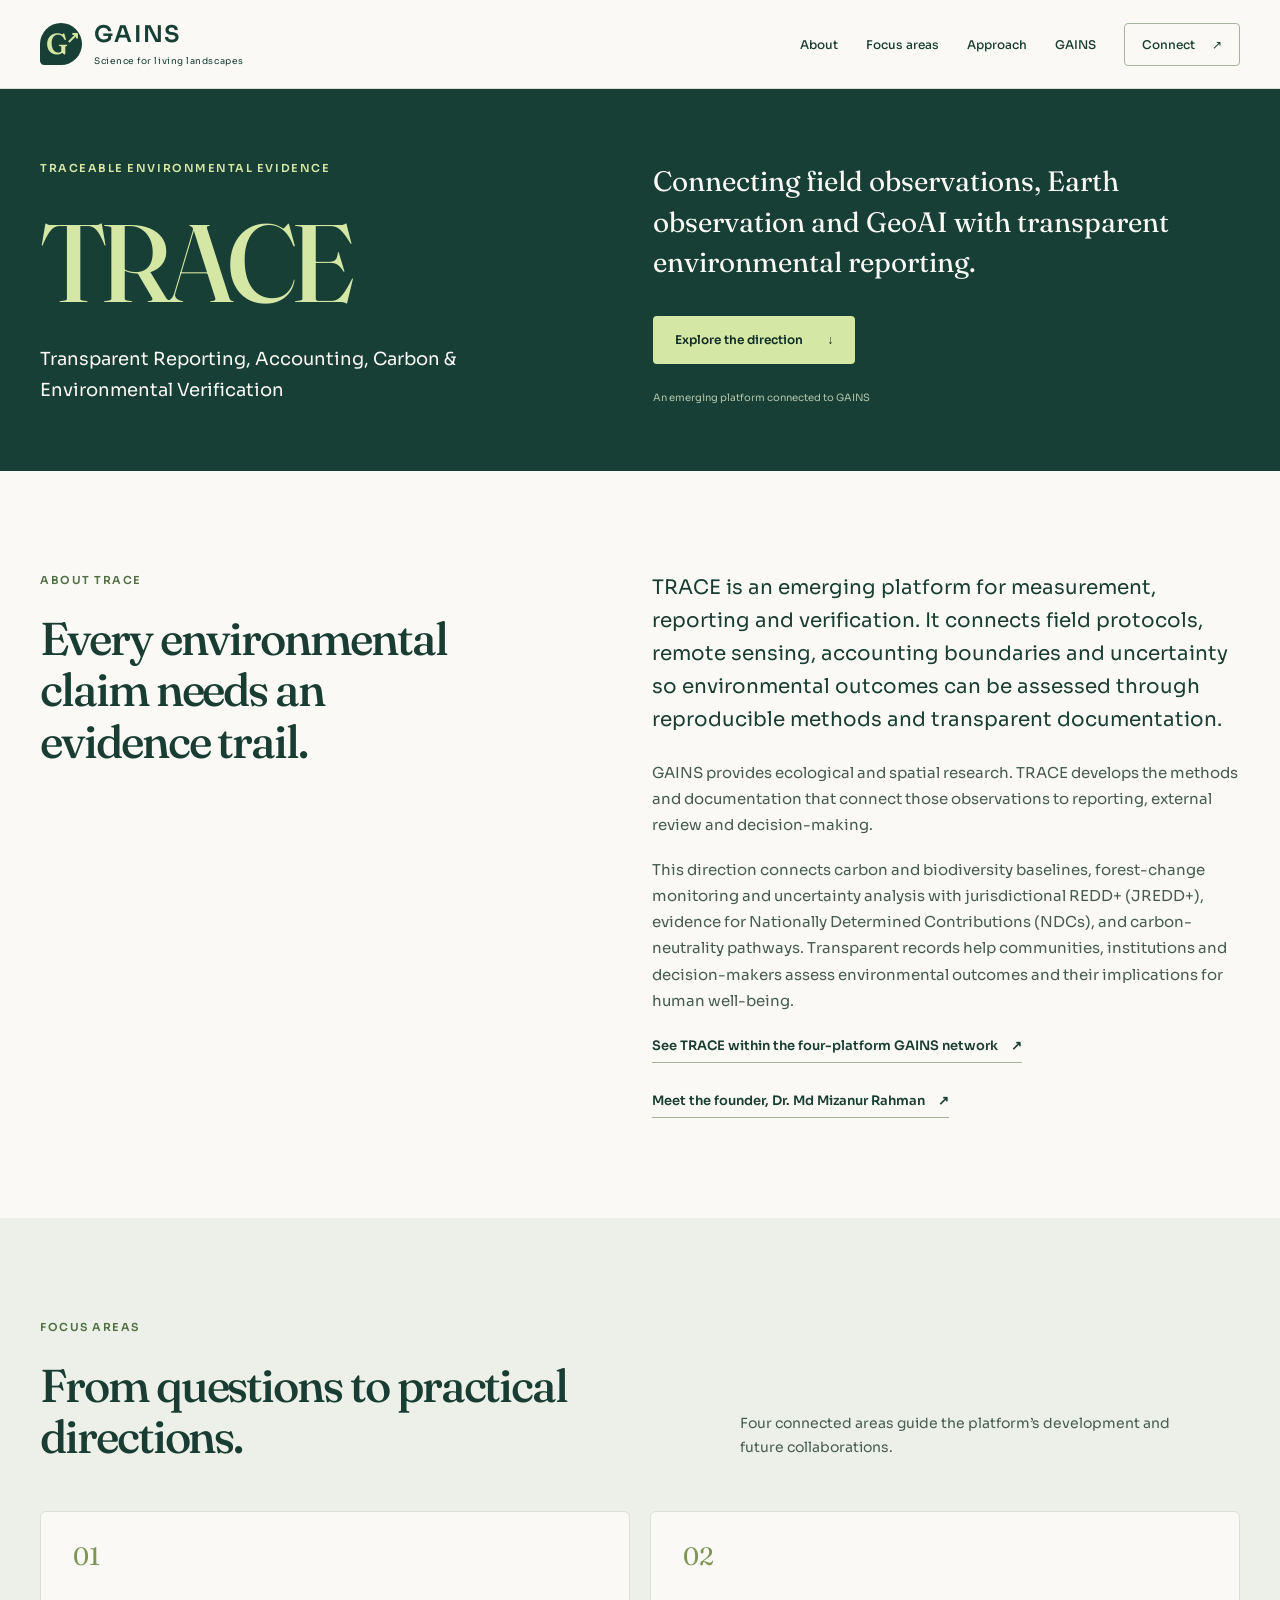
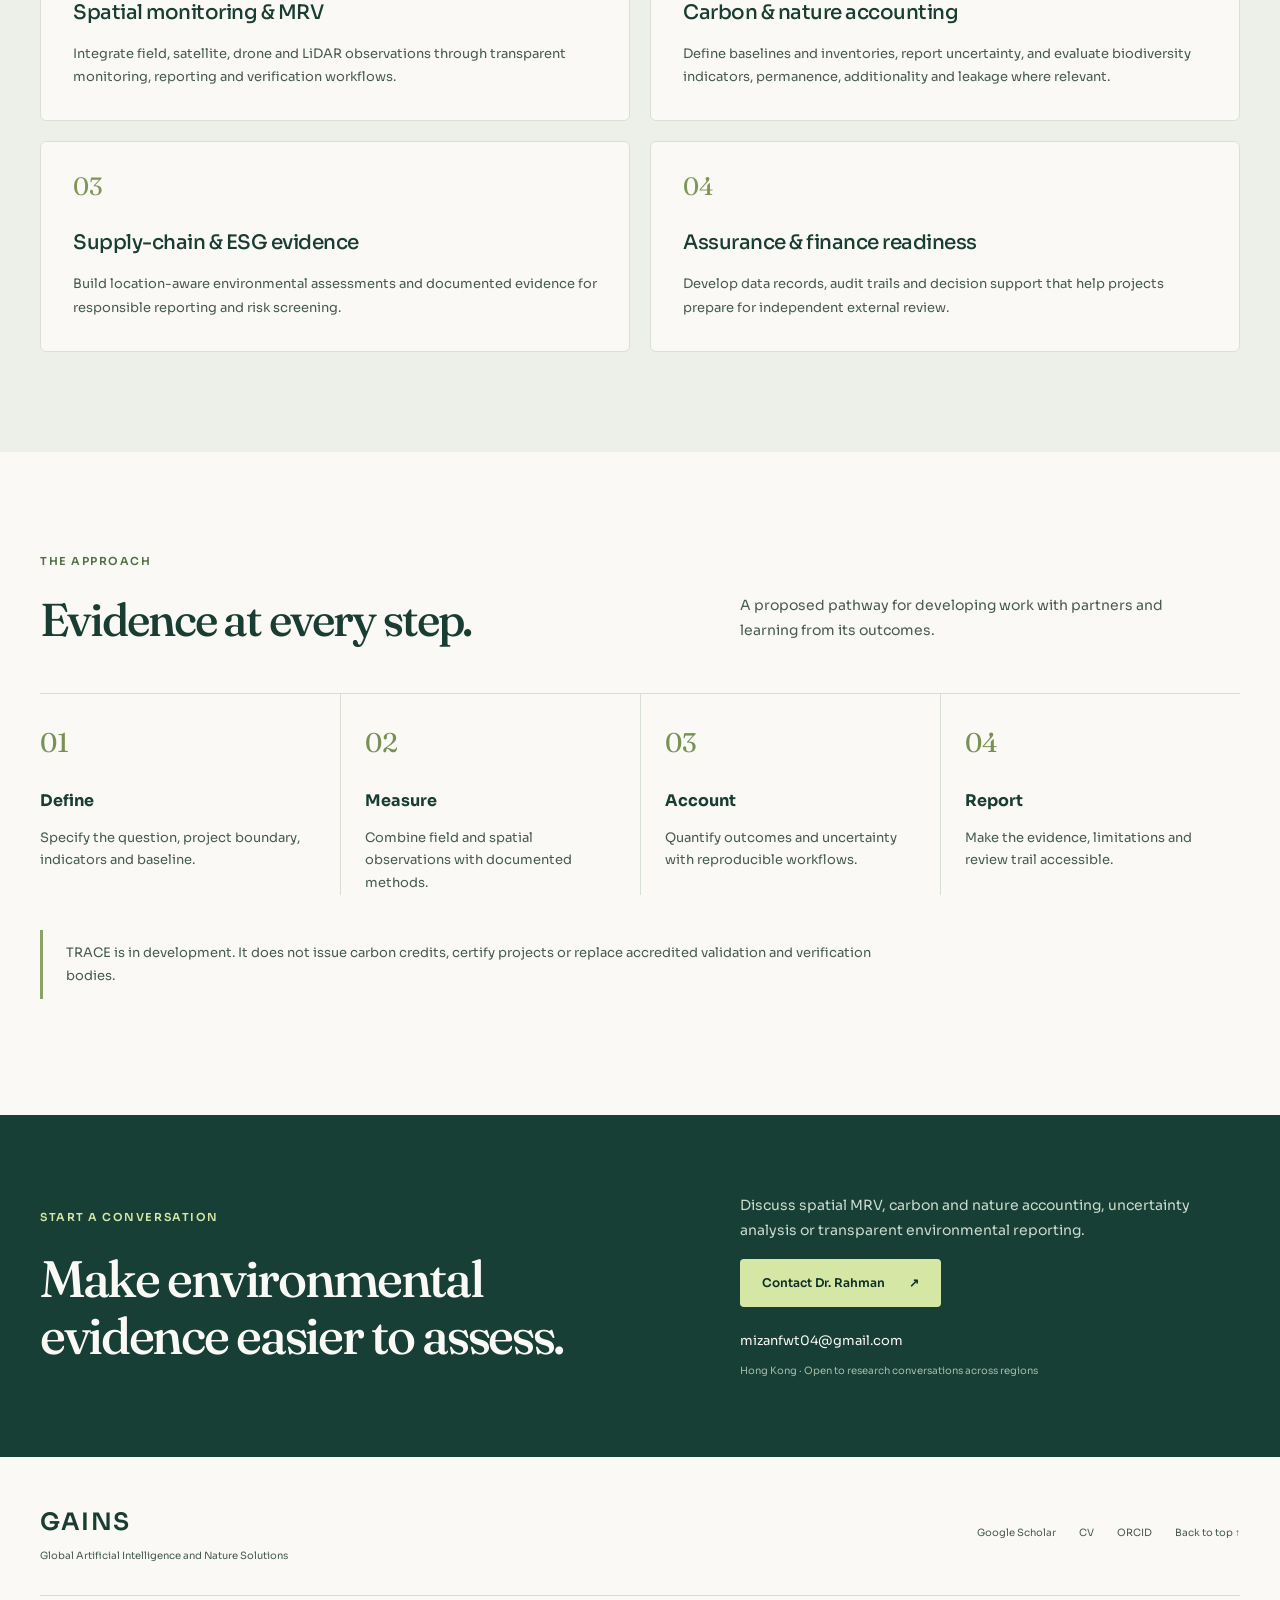
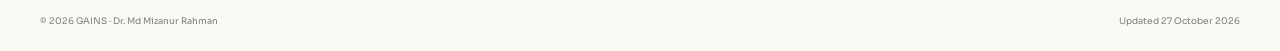
<file: trace/index.html>
<!doctype html>
<html lang="en">
<head>
<meta charset="utf-8">
<meta name="viewport" content="width=device-width, initial-scale=1">
<title>TRACE | Transparent Reporting, Accounting, Carbon &amp; Environmental Verification | GAINS</title>
<meta name="description" content="Connecting field observations, Earth observation and GeoAI with transparent environmental reporting.">
<meta name="theme-color" content="#173f35">
<link rel="canonical" href="https://trace.thegains.org/">
<meta property="og:type" content="website">
<meta property="og:title" content="TRACE | Transparent Reporting, Accounting, Carbon &amp; Environmental Verification | GAINS">
<meta property="og:description" content="Connecting field observations, Earth observation and GeoAI with transparent environmental reporting.">
<meta property="og:url" content="https://trace.thegains.org/">
<meta property="og:image" content="https://thegains.org/assets/gains-research-framework.webp">
<meta property="og:image:alt" content="GAINS framework connecting biodiversity, tree physiology, forest carbon, IoT and geospatial AI.">
<meta name="twitter:card" content="summary_large_image">
<link rel="icon" href="../assets/favicon.svg" type="image/svg+xml">
<link rel="preconnect" href="https://fonts.googleapis.com">
<link rel="preconnect" href="https://fonts.gstatic.com" crossorigin>
<link href="https://fonts.googleapis.com/css2?family=Fraunces:wght@400;500;600&amp;family=Sora:wght@400;500;600;700&amp;display=swap" rel="stylesheet">
<link rel="stylesheet" href="../styles.css">
<script src="../main.js" defer></script>
</head>
<body>
<a class="skip-link" href="#main">Skip to content</a><header class="site-header"><div class="header-inner wrap">
<a class="brand" href="../" aria-label="GAINS home"><span class="brand-mark" aria-hidden="true">G<span>↗</span></span><span>GAINS<small>Science for living landscapes</small></span></a><button class="menu-toggle" type="button" aria-expanded="false" aria-controls="site-nav" hidden>Menu <span aria-hidden="true">☰</span></button><nav id="site-nav" class="site-nav" aria-label="Main navigation"><a href="#about">About</a><a href="#focus">Focus areas</a><a href="#approach">Approach</a><a href="../">GAINS</a><a class="nav-contact" href="#collaborate">Connect <span aria-hidden="true">↗</span></a></nav>
</div></header><main id="main"><section class="platform-hero"><div class="wrap">
<div>
<p class="eyebrow light">Traceable environmental evidence</p>
<h1>TRACE</h1>
<p class="platform-fullname">Transparent Reporting, Accounting, Carbon &amp; Environmental Verification</p>
</div>
<div>
<p class="platform-intro">Connecting field observations, Earth observation and GeoAI with transparent environmental reporting.</p>
<a class="button button-light" href="#focus">Explore the direction <span aria-hidden="true">↓</span></a><p class="platform-stage">An emerging platform connected to GAINS</p>
</div>
</div></section>
<section class="section wrap" id="about"><div class="intro-grid">
<div>
<p class="eyebrow">About TRACE</p>
<h2>Every environmental claim needs an evidence trail.</h2>
</div>
<div class="intro-copy">
<p class="large-copy">TRACE is an emerging platform for measurement, reporting and verification. It connects field protocols, remote sensing, accounting boundaries and uncertainty so environmental outcomes can be assessed through reproducible methods and transparent documentation.</p>
<p>GAINS provides ecological and spatial research. TRACE develops the methods and documentation that connect those observations to reporting, external review and decision-making.</p>
<p>This direction connects carbon and biodiversity baselines, forest-change monitoring and uncertainty analysis with jurisdictional REDD+ (JREDD+), evidence for Nationally Determined Contributions (NDCs), and carbon-neutrality pathways. Transparent records help communities, institutions and decision-makers assess environmental outcomes and their implications for human well-being.</p>
<p><a class="text-link" href="../#platform-network">See TRACE within the four-platform GAINS network <span aria-hidden="true">↗</span></a></p>
<a class="text-link" href="../#director">Meet the founder, Dr. Md Mizanur Rahman <span aria-hidden="true">↗</span></a>
</div>
</div></section>
<section class="section section-tint" id="focus"><div class="wrap">
<div class="section-heading">
<div>
<p class="eyebrow">Focus areas</p>
<h2>From questions to practical directions.</h2>
</div>
<p>Four connected areas guide the platform’s development and future collaborations.</p>
</div>
<div class="platform-focus">
<article class="theme-card"><div class="card-top"><span class="card-number">01</span></div>
<h3>Spatial monitoring &amp; MRV</h3>
<p>Integrate field, satellite, drone and LiDAR observations through transparent monitoring, reporting and verification workflows.</p></article><article class="theme-card"><div class="card-top"><span class="card-number">02</span></div>
<h3>Carbon &amp; nature accounting</h3>
<p>Define baselines and inventories, report uncertainty, and evaluate biodiversity indicators, permanence, additionality and leakage where relevant.</p></article><article class="theme-card"><div class="card-top"><span class="card-number">03</span></div>
<h3>Supply-chain &amp; ESG evidence</h3>
<p>Build location-aware environmental assessments and documented evidence for responsible reporting and risk screening.</p></article><article class="theme-card"><div class="card-top"><span class="card-number">04</span></div>
<h3>Assurance &amp; finance readiness</h3>
<p>Develop data records, audit trails and decision support that help projects prepare for independent external review.</p></article>
</div>
</div></section><section class="section wrap" id="approach"><div class="section-heading">
<div>
<p class="eyebrow">The approach</p>
<h2>Evidence at every step.</h2>
</div>
<p>A proposed pathway for developing work with partners and learning from its outcomes.</p>
</div>
<ol class="platform-method">
<li>
<strong>Define</strong>Specify the question, project boundary, indicators and baseline.</li>
<li>
<strong>Measure</strong>Combine field and spatial observations with documented methods.</li>
<li>
<strong>Account</strong>Quantify outcomes and uncertainty with reproducible workflows.</li>
<li>
<strong>Report</strong>Make the evidence, limitations and review trail accessible.</li>
</ol>
<p class="platform-note">TRACE is in development. It does not issue carbon credits, certify projects or replace accredited validation and verification bodies.</p></section><section class="contact-section" id="collaborate"><div class="wrap contact-grid">
<div>
<p class="eyebrow light">Start a conversation</p>
<h2>Make environmental evidence easier to assess.</h2>
</div>
<div>
<p>Discuss spatial MRV, carbon and nature accounting, uncertainty analysis or transparent environmental reporting.</p>
<a class="button button-light" href="mailto:mizanfwt04@gmail.com">Contact Dr. Rahman <span aria-hidden="true">↗</span></a><a class="contact-email" href="mailto:mizanfwt04@gmail.com">mizanfwt04@gmail.com</a><p class="contact-location">Hong Kong · Open to research conversations across regions</p>
</div>
</div></section></main><footer class="site-footer"><div class="wrap footer-grid">
<div>
<a class="footer-brand" href="../">GAINS</a><p>Global Artificial Intelligence and Nature Solutions</p>
</div>
<nav aria-label="Footer navigation"><a href="https://scholar.google.com/citations?user=0Ux4Z3YAAAAJ&amp;hl=en">Google Scholar</a><a href="../assets/CV_Rahman.pdf">CV</a><a href="https://orcid.org/0000-0003-4928-3729">ORCID</a><a href="#main">Back to top ↑</a></nav>
</div>
<div class="wrap footer-meta">
<span>© 2026 GAINS · Dr. Md Mizanur Rahman</span><span>Updated 27 October 2026</span>
</div></footer>
</body>
</html>
</file>
<file: styles.css>
/* GAINS — an ecological research identity. No build step required. */
:root{--forest:#173f35;--forest-deep:#102e28;--ink:#193d33;--body:#475b53;--paper:#faf9f5;--tint:#edf0e8;--line:#d7ded4;--lime:#d5e7a5;--white:#fff;--max:1200px;--serif:"Fraunces",Georgia,serif;--sans:"Sora",Arial,sans-serif}

*{box-sizing:border-box}
html{scroll-behavior:smooth;scroll-padding-top:100px}
body{margin:0;background:var(--paper);color:var(--body);font-family:var(--sans);font-size:15px;line-height:1.75;-webkit-font-smoothing:antialiased}
a{color:inherit;text-decoration:none}
button{font:inherit;cursor:pointer}
img{display:block;max-width:100%;height:auto}
button,a{-webkit-tap-highlight-color:transparent}
button:focus-visible,a:focus-visible{outline:3px solid #a87a29;outline-offset:5px}
p{margin:0 0 1.2em}
h1,h2,h3{color:var(--ink);margin:0;font-weight:500}
h1,h2{font-family:var(--serif);line-height:1.12;letter-spacing:-.045em}
h2{font-size:clamp(32px,3.6vw,46px)}
h3{font-size:20px;line-height:1.4;letter-spacing:-.025em}
em{font-weight:400}
::selection{background:var(--lime);color:var(--forest)}
[hidden]{display:none!important}
.wrap{width:min(var(--max),calc(100% - 80px));margin-inline:auto}
.section{padding-block:100px}
.section-tint{background:var(--tint)}
.eyebrow{font-size:11px;letter-spacing:.14em;text-transform:uppercase;font-weight:600;color:#527044;line-height:1.8;margin-bottom:22px}
.eyebrow.light{color:var(--lime)}
.large-copy{font-size:20px;line-height:1.65;color:var(--ink)}
.text-link{display:inline-flex;align-items:center;gap:13px;color:var(--ink);font-weight:600;font-size:13px;border-bottom:1px solid #a3b399;padding-bottom:4px}
.text-link:hover{border-color:var(--ink)}
.button{display:inline-flex;align-items:center;justify-content:center;gap:24px;padding:14px 21px;border-radius:4px;border:1px solid transparent;font-size:12px;font-weight:600;line-height:1.5;transition:background .18s,transform .18s}
.button:hover{transform:translateY(-2px)}
.button-light{background:var(--lime);color:var(--forest-deep)}
.button-light:hover{background:#e5f1c8}
.button-dark{background:var(--forest);color:var(--white)}
.button-outline{border-color:#9daa9c;color:var(--ink)}
.button-outline:hover{background:var(--tint)}
.skip-link{position:absolute;top:12px;left:20px;z-index:100;background:var(--lime);color:var(--ink);padding:10px 20px;transform:translateY(-160%)}
.skip-link:focus{transform:none}

.site-header{position:sticky;top:0;background:rgba(250,249,245,.97);z-index:20;border-bottom:1px solid var(--line);backdrop-filter:blur(14px)}
.header-inner{display:flex;justify-content:space-between;align-items:center;min-height:88px;gap:28px}
.brand{display:flex;align-items:center;gap:12px;color:var(--forest);font-size:23px;letter-spacing:.055em;font-weight:600;line-height:1.2}
.brand small{display:block;font-size:9px;letter-spacing:.06em;font-weight:400;margin-top:7px}
.brand-mark{width:42px;height:42px;background:var(--forest);border-radius:50% 50% 50% 10%;color:var(--lime);display:flex;align-items:center;justify-content:center;font-family:var(--serif);font-size:29px;position:relative;letter-spacing:-.1em}
.brand-mark span{font-family:var(--sans);font-size:16px;margin-top:-13px;margin-left:1px}
.site-nav{display:flex;gap:28px;align-items:center;font-size:12px;color:var(--ink);font-weight:500}
.site-nav a{padding-block:12px}
.site-nav a:hover{color:#577b36}
.site-nav .nav-contact{border:1px solid #a8b4a2;border-radius:4px;padding:10px 17px}
.nav-contact span{margin-left:14px}
.menu-toggle{color:var(--ink);border:1px solid var(--line);background:transparent;padding:8px 12px;border-radius:4px;font-size:12px;display:none}

.hero{background:var(--forest);color:#dce5dc;position:relative;overflow:hidden}
.hero::before{content:"";position:absolute;width:780px;height:780px;border:1px solid #ffffff0b;border-radius:50%;right:-150px;top:-290px;pointer-events:none;box-shadow:0 0 0 60px #ffffff03,0 0 0 120px #ffffff03}
.hero-grid{display:grid;grid-template-columns:.92fr 1.08fr;align-items:center;gap:52px;position:relative;padding-block:78px 70px}
.hero h1{font-size:clamp(42px,4.5vw,62px);color:var(--paper);line-height:1.08;max-width:540px}
.hero h1 em{color:var(--lime)}
.hero .eyebrow{max-width:400px;margin-bottom:24px}
.hero-description{font-size:16px;line-height:1.75;margin-top:24px;max-width:460px}
.hero-actions{display:flex;gap:23px;align-items:center;margin-top:30px;flex-wrap:wrap}
.light-link{color:var(--paper);border-color:#809777;font-size:12px}
.hero-signature{font-size:11px;color:#e4ebdf;line-height:1.8;margin:36px 0 0}
.hero-signature span{color:#b2c6b7;font-size:10px}
.hero-figure{margin:0;min-width:0}
.framework-link{display:block;background:#fff;padding:10px;border-radius:8px;position:relative;box-shadow:0 20px 45px #08251d50;overflow:hidden}
.framework-link img{width:100%;border-radius:4px}
.expand-label{display:flex;align-items:center;justify-content:space-between;border-top:1px solid #e8ece5;margin-top:9px;padding:8px 5px 1px;font-size:10px;font-weight:600;color:var(--ink)}
.hero-figure figcaption{display:flex;justify-content:space-between;gap:20px;flex-wrap:wrap;padding:16px 2px 0;font-size:10px;color:#c0d0c3;line-height:1.7}
.figure-index{font-size:9px;letter-spacing:.12em;color:var(--lime)}
.landscape-strip{border-top:1px solid #ffffff1c;background:#12382f}
.landscape-strip .wrap{display:flex;align-items:center;justify-content:space-between;gap:24px;min-height:67px}
.landscape-strip span{font-size:10px;letter-spacing:.1em;text-transform:uppercase;color:#9eb8a6}
.landscape-strip p{font-size:11px;margin:0;color:#dce6d8}
.landscape-strip i{font-style:normal;margin-inline:14px;color:#829a77}

.intro-grid{display:grid;grid-template-columns:1fr 1.15fr;gap:100px}
.intro-grid h2{max-width:440px}
.intro-copy>p:last-of-type{margin-bottom:24px}
.research-lens{display:grid;grid-template-columns:repeat(4,1fr);margin-top:56px;padding-top:27px;border-top:1px solid var(--line);gap:20px}
.research-lens span{font-size:12px;font-weight:500;color:var(--ink);display:flex;align-items:center;gap:12px}
.research-lens span::before{content:"";width:7px;height:7px;flex-shrink:0;border:1px solid #74924f;border-radius:50%;background:#dce6c8}
.section-heading{display:grid;grid-template-columns:1.2fr 1fr;gap:100px;align-items:end;margin-bottom:48px}
.section-heading>p{margin-bottom:3px;font-size:14px;max-width:460px}
.theme-grid{display:grid;grid-template-columns:repeat(3,1fr);gap:18px}
.theme-card{background:var(--paper);border:1px solid #dae0d4;border-radius:6px;padding:28px;display:flex;flex-direction:column}
.card-top{display:flex;align-items:center;justify-content:space-between;gap:12px;margin-bottom:30px}
.card-number{font-family:var(--serif);font-size:25px;color:#7e9757;line-height:1}
.theme-type{font-size:9px;color:#697966}
.theme-card h3{max-width:300px;margin-bottom:15px}
.theme-card p{font-size:13px;line-height:1.8;margin-bottom:24px}
.theme-card .text-link,.card-note{margin-top:auto;align-self:flex-start;font-size:10px}
.card-note{color:#68775d;padding-top:5px}
.workflow{display:grid;grid-template-columns:repeat(4,1fr);border-top:1px solid var(--line);border-bottom:1px solid var(--line)}
.workflow article{padding:30px 27px 28px 0}
.workflow article+article{border-left:1px solid var(--line);padding-left:27px}
.step-number{font-size:10px;font-weight:600;letter-spacing:.07em;color:#708c49;display:block;margin-bottom:24px}
.workflow h3{font-family:var(--serif);font-size:25px;line-height:1.2;margin-bottom:17px}
.workflow p{font-size:12px;margin:0}
.framework-note{display:flex;justify-content:space-between;align-items:center;gap:60px;margin-top:27px}
.framework-note p{font-size:12px;max-width:780px;margin:0}
.framework-note .text-link{flex-shrink:0;font-size:11px}
.purpose-grid{display:grid;grid-template-columns:repeat(2,minmax(0,1fr));gap:48px;margin-top:48px;padding-top:36px;border-top:1px solid var(--line)}
.purpose-grid .eyebrow{margin-bottom:10px}
.purpose-grid h3{font-family:var(--serif);font-size:32px;margin-bottom:16px}
.purpose-grid p:not(.eyebrow){font-size:14px;line-height:1.8;margin:0}
.purpose-values{font-size:12px;margin:26px 0 18px;max-width:1000px}
.purpose-links{display:flex;flex-wrap:wrap;gap:16px 30px}
.goals-grid h3{max-width:none;font-size:19px}
.goals-grid .theme-card p{margin-bottom:20px}
.goals-grid .goal-platform-link{font-size:11px;line-height:1.7;padding-top:15px;border-top:1px solid var(--line)}
.goal-platform-link a{display:block;color:var(--ink);text-decoration:underline;text-underline-offset:3px}
.goals-grid--two{grid-template-columns:repeat(2,minmax(0,1fr))}
.challenge-list{padding-left:18px;margin:0 0 24px;font-size:13px;line-height:1.8}
.challenge-list li+li{margin-top:10px}
.project-grid .text-link{font-size:11px;line-height:1.6;margin-top:20px}
.section-dark{background:var(--forest-deep);color:#bccfc3}
.section-dark h2,.section-dark h3{color:var(--paper)}
.project-grid{display:grid;grid-template-columns:repeat(3,1fr);gap:36px}
.project-grid article{border-top:1px solid #476252;padding-top:24px;display:flex;flex-direction:column}
.status{font-size:9px;letter-spacing:.035em;display:inline-block;color:var(--lime);margin-bottom:22px}
.project-grid h3{font-family:var(--serif);font-size:27px;line-height:1.25;margin-bottom:19px}
.project-grid p{font-size:13px;line-height:1.85}
.project-place{display:block;font-size:10px;color:#98b09e;margin-top:auto;padding-top:12px}

.publication-controls{display:flex;justify-content:space-between;align-items:center;gap:20px;margin-bottom:16px}
.filter-group{display:flex;gap:8px;flex-wrap:wrap}
.filter-button{border:1px solid var(--line);background:transparent;color:var(--body);border-radius:24px;padding:9px 14px;font-size:10px}
.filter-button[aria-pressed="true"]{background:var(--forest);color:var(--paper);border-color:var(--forest)}
.filter-button:hover{border-color:var(--forest)}
.result-count{font-size:10px;margin:0;white-space:nowrap;color:#69776b}
.publication{display:grid;grid-template-columns:88px 1fr;gap:18px;border-top:1px solid var(--line);padding:27px 0}
.publication:last-child{border-bottom:1px solid var(--line)}
.pub-year{font-family:var(--serif);font-size:27px;color:#84926e;line-height:1.35}
.pub-journal{font-size:10px;color:#64804b;margin:0 0 8px}
.publication h3{font-family:var(--serif);font-size:23px;line-height:1.35;letter-spacing:-.015em;max-width:990px}
.publication h3 a:hover{text-decoration:underline;text-decoration-thickness:1px;text-underline-offset:5px}
.publication h3 span{font-family:var(--sans);font-size:17px;color:#78905b;white-space:nowrap}
.pub-authors{font-size:11px;margin:10px 0 0;color:#6c796f}
.section-bottom{display:flex;align-items:center;justify-content:space-between;gap:24px;margin-top:30px}
.section-bottom p{font-size:12px;margin:0}
.director-grid{display:grid;grid-template-columns:.85fr 1.3fr;gap:90px}
.director-heading h2{max-width:350px}
.director-role{color:#61754f;font-size:13px;margin-top:20px}
.director-heading>p:not(.eyebrow):not(.director-role){font-size:12px;line-height:1.9}
.director-links{display:flex;align-items:center;gap:23px;flex-wrap:wrap;margin-top:27px}
.director-details>p:not(.large-copy){font-size:13px}
.bio-columns{display:grid;grid-template-columns:1fr 1fr;gap:30px;margin-top:30px}
.bio-columns h3{font-size:13px;margin-bottom:11px}
.bio-columns p{font-size:12px;margin:0}
.metrics{display:grid;grid-template-columns:repeat(3,1fr);border-top:1px solid #cbd5c3;padding-top:24px;margin:32px 0 10px;gap:20px}
.metrics>div{display:flex;flex-direction:column-reverse;align-items:start}
.metrics dd{font-family:var(--serif);font-size:38px;line-height:1.2;color:var(--ink);margin:0}
.metrics dt{font-size:10px;margin-top:9px}
.small-note{font-size:9px!important;color:#64715c;margin:0}
.platform-grid{display:grid;grid-template-columns:repeat(3,1fr);gap:22px}
.platform-grid--four{grid-template-columns:repeat(2,minmax(0,1fr))}
.platform-leader{display:block;margin-top:16px;font-size:10px;font-weight:500;color:var(--ink)}
.platform-director{margin:10px 0 0;font-size:11px;color:var(--paper)}
.platform-director a{text-decoration:underline;text-underline-offset:4px}
.platform-card{border:1px solid var(--line);border-radius:6px;display:block;padding:27px;transition:background .18s,border-color .18s}
.platform-card:hover{background:var(--tint);border-color:#94a580}
.platform-label{font-size:10px;display:flex;justify-content:space-between;gap:20px;color:#65784f}
.platform-card h3{font-family:var(--serif);font-size:40px;letter-spacing:-.04em;margin:28px 0 8px}
.platform-card p{font-size:12px;color:var(--ink);line-height:1.65;min-height:60px;margin-bottom:20px}
.platform-copy{display:block;border-top:1px solid var(--line);padding-top:18px;font-size:11px;line-height:1.8}
.platform-network{margin:0}
.network-hub{padding:28px 30px;text-align:center;background:var(--forest);border-radius:8px;color:var(--paper)}
.network-hub .eyebrow{font-size:10px;margin-bottom:9px}
.network-hub h3{font-family:var(--serif);font-size:36px;letter-spacing:-.035em;color:var(--paper)}
.network-name{font-size:13px;margin:5px 0 20px}
.network-foundation{display:flex;flex-wrap:wrap;justify-content:center;gap:8px 22px;font-size:11px;color:var(--lime)}
.network-flow{position:relative;height:36px}
.network-flow::before{content:"";position:absolute;left:50%;top:0;bottom:8px;border-left:1px solid #849875}
.network-flow::after{content:"";position:absolute;left:calc(50% - 4px);bottom:8px;width:8px;height:8px;border-right:1px solid #849875;border-bottom:1px solid #849875;transform:rotate(45deg)}
.network-platforms{grid-template-columns:repeat(4,minmax(0,1fr));gap:16px}
.network-platforms .platform-card{padding:22px}
.network-platforms .platform-label{font-size:9px;gap:8px}
.network-platforms .platform-card h3{font-size:34px;margin-top:22px}
.network-platforms .platform-card p{min-height:78px}
.network-outcomes{display:grid;grid-template-columns:repeat(2,minmax(0,1fr));gap:16px}
.network-outcomes>div{padding:23px 25px;background:var(--tint);border:1px solid var(--line);border-radius:6px}
.network-outcomes .eyebrow{font-size:9px;margin-bottom:9px}
.network-outcomes h3{font-family:var(--serif);font-size:27px}
.network-outcomes p:last-child{font-size:12px;line-height:1.7;margin:9px 0 0}
.platform-network figcaption{font-size:11px;text-align:center;line-height:1.8;margin:20px auto 0;max-width:850px}
.contact-section{background:var(--forest);padding-block:78px;color:#ccdacd}
.contact-grid{display:grid;grid-template-columns:1.2fr 1fr;align-items:center;gap:100px}
.contact-section h2{color:var(--paper);font-size:clamp(38px,4vw,53px)}
.contact-section h2 em{color:var(--lime)}
.contact-grid>div>p:not(.eyebrow){font-size:14px;max-width:455px}
.contact-email{display:block;font-size:13px;color:var(--paper);margin-top:23px;width:fit-content}
.contact-email:hover{text-decoration:underline}
.contact-location{font-size:10px!important;color:#a4bba8;margin:9px 0 0}
.site-footer{background:var(--paper);padding:44px 0 22px}
.footer-grid{display:flex;justify-content:space-between;align-items:center;gap:35px}
.footer-brand{font-size:24px;letter-spacing:.05em;font-weight:600;color:var(--ink)}
.footer-grid p{font-size:10px;margin:4px 0 0}
.footer-grid nav{display:flex;gap:23px;font-size:10px}
.footer-grid nav a:hover{text-decoration:underline}
.footer-meta{display:flex;justify-content:space-between;gap:20px;border-top:1px solid var(--line);margin-top:30px;padding-top:18px;font-size:9px;color:#778174}

.framework-dialog{border:none;border-radius:8px;padding:0;max-width:min(1280px,94vw);width:1280px;max-height:92dvh;background:var(--paper);color:var(--body);box-shadow:0 20px 80px #0006}
.framework-dialog::backdrop{background:#071e1be6;backdrop-filter:blur(4px)}
.dialog-bar{position:sticky;top:0;display:flex;align-items:center;justify-content:space-between;gap:20px;background:var(--paper);border-bottom:1px solid var(--line);padding:15px 20px;z-index:1}
.dialog-bar h2{font-family:var(--sans);font-size:13px;letter-spacing:0}
.dialog-bar button{font-size:11px;padding:7px 13px;color:var(--ink);border:1px solid var(--line);border-radius:4px;background:var(--white)}
.framework-dialog>img{width:100%}
.framework-dialog>p{font-size:10px;margin:0;padding:13px 20px}
.framework-dialog>p a{text-decoration:underline;margin-left:10px}
body.dialog-open{overflow:hidden}

/* Complementary platform pages share the same visual and accessible navigation. */
.platform-hero{background:var(--forest);color:#cbdbcd;padding:70px 0 64px}
.platform-hero .wrap{display:grid;grid-template-columns:1fr 1.1fr;gap:80px;align-items:end}
.platform-hero h1{font-size:clamp(64px,9vw,110px);color:var(--lime);letter-spacing:-.06em}
.platform-hero .platform-fullname{font-size:18px;max-width:450px;margin:20px 0 0;color:var(--paper)}
.platform-hero .platform-intro{font-family:var(--serif);font-size:28px;line-height:1.45;color:var(--paper)}
.platform-hero .platform-stage{font-size:10px;color:#b1c6ad;margin:25px 0 0}
.platform-focus{display:grid;grid-template-columns:repeat(2,1fr);gap:20px}
.platform-focus .theme-card{padding:32px}
.platform-focus h3{max-width:none}
.platform-focus p{margin-bottom:0}
.platform-method{margin:0;padding:0;list-style:none;counter-reset:method;display:grid;grid-template-columns:repeat(4,1fr);border-top:1px solid var(--line)}
.platform-method li{counter-increment:method;padding:25px 24px 0 0;font-size:13px}
.platform-method li::before{content:"0" counter(method);display:block;color:#789155;font-family:var(--serif);font-size:27px;margin-bottom:20px}
.platform-method strong{display:block;color:var(--ink);font-size:16px;margin-bottom:12px}
.platform-method li+li{padding-left:24px;border-left:1px solid var(--line)}
.platform-note{border-left:3px solid #8ba365;padding:12px 0 12px 23px;font-size:13px;max-width:850px;margin-top:35px}

@media(min-width:1500px){:root{--max:1280px}
.hero-grid{gap:70px;padding-block:90px 82px}
.hero h1{font-size:67px}
}

@media(max-width:1050px){.wrap{width:calc(100% - 56px)}
.hero-grid{gap:32px}
.hero h1{font-size:48px}
.hero-actions{gap:15px}
.hero .button{padding:13px 16px;gap:15px}
.intro-grid,.director-grid,.section-heading,.contact-grid{gap:55px}
.theme-card{padding:23px}
.theme-type{font-size:8px}
.workflow article{padding-right:18px}
.workflow article+article{padding-left:18px}
.workflow h3{font-size:23px}
.site-nav{gap:21px}
.network-platforms{grid-template-columns:repeat(2,minmax(0,1fr))}
.network-platforms .platform-card p{min-height:60px}
.hero-figure figcaption{gap:4px}
.research-lens{gap:15px}
.research-lens span{font-size:10px}
.landscape-strip i{margin-inline:8px}
.platform-card{padding:23px}
}

@media(max-width:800px){.wrap{width:calc(100% - 40px)}
.section{padding-block:70px}
.header-inner{min-height:76px;flex-wrap:wrap;gap:0}
.brand{font-size:21px}
.brand small{font-size:8px}
.brand-mark{width:37px;height:37px;font-size:25px}
.site-nav{width:100%;justify-content:space-between;gap:12px;font-size:11px;padding-block:10px 15px}
.js .menu-toggle{display:block}
.js .site-nav{display:none}
.js .site-nav.is-open{display:flex}
.hero-grid{grid-template-columns:1fr;padding-block:55px 40px;gap:42px}
.hero-copy{max-width:650px}
.hero h1{font-size:clamp(43px,7.8vw,62px);max-width:620px}
.hero-description{max-width:580px;font-size:15px}
.hero-signature{margin-top:27px}
.hero-figure{width:100%;max-width:650px}
.hero-figure figcaption{justify-content:space-between;gap:15px}
.landscape-strip .wrap{align-items:start;flex-direction:column;padding-block:20px;gap:8px}
.landscape-strip p{line-height:2}
.intro-grid,.section-heading,.director-grid{grid-template-columns:1fr;gap:28px}
.intro-grid h2{max-width:600px}
.section-heading{margin-bottom:33px}
.section-heading>p{max-width:600px}
.intro-grid .large-copy{font-size:19px}
.research-lens{margin-top:35px;grid-template-columns:repeat(2,1fr);gap:20px}
.research-lens span{font-size:11px}
.theme-grid{grid-template-columns:repeat(2,1fr)}
.theme-card{padding:26px}
.theme-type{font-size:9px}
.workflow{grid-template-columns:repeat(2,1fr)}
.workflow article{padding:26px}
.workflow article+article{padding-left:26px}
.workflow article:nth-child(odd){padding-left:0;border-left:0}
.workflow article:nth-child(-n+2){border-bottom:1px solid var(--line)}
.framework-note{align-items:start;gap:28px}
.project-grid{gap:24px}
.project-grid h3{font-size:23px}
.project-grid p{font-size:12px}
.status{font-size:8px}
.publication-controls{align-items:start;flex-direction:column;gap:12px}
.publication{grid-template-columns:66px 1fr}
.publication h3{font-size:21px}
.pub-year{font-size:24px}
.director-heading h2{max-width:600px}
.director-heading>p{max-width:600px}
.director-details{max-width:700px}
.platform-grid{gap:14px}
.platform-card{padding:21px}
.platform-card h3{font-size:32px}
.platform-label{font-size:8px}
.platform-card p{font-size:11px;min-height:75px}
.platform-copy{font-size:10px}
.contact-grid{gap:35px;grid-template-columns:1fr 1fr}
.contact-section{padding-block:60px}
.contact-section h2{font-size:39px}
.contact-grid>div>p:not(.eyebrow){font-size:12px}
.footer-grid{align-items:start}
.footer-grid nav{gap:13px;flex-wrap:wrap;max-width:220px;justify-content:end}
.platform-hero .wrap{grid-template-columns:1fr;gap:30px}
.platform-hero .platform-intro{max-width:650px}
.platform-method{grid-template-columns:repeat(2,1fr)}
.platform-method li{padding-bottom:24px}
.platform-method li:nth-child(3){border-left:0;padding-left:0}
.platform-method li:nth-child(n+3){border-top:1px solid var(--line)}
}

@media(max-width:520px){html{scroll-padding-top:90px}
.wrap{width:calc(100% - 36px)}
.section{padding-block:58px}
.eyebrow{font-size:9px;margin-bottom:18px}
.hero-grid{padding-top:40px;gap:30px}
.hero h1{font-size:43px}
.hero-description{font-size:14px}
.hero .eyebrow{font-size:9px;max-width:300px}
.hero-actions{gap:20px}
.hero .button{font-size:11px;gap:16px}
.hero-signature{font-size:10px}
.hero-signature span{font-size:9px}
.framework-link{padding:6px;border-radius:5px}
.hero-figure figcaption{flex-direction:column;gap:4px;font-size:9px}
.landscape-strip p{font-size:10px}
.landscape-strip i{margin-inline:4px}
.landscape-strip span{font-size:8px}
.site-nav{gap:7px;font-size:10px;flex-wrap:wrap}
.site-nav .nav-contact{padding:8px}
.nav-contact span{display:none}
.large-copy{font-size:18px}
.intro-copy>p:not(.large-copy){font-size:13px}
.research-lens span{font-size:9px;gap:8px}
.theme-grid{grid-template-columns:1fr;gap:14px}
.purpose-grid{grid-template-columns:1fr;gap:30px;margin-top:32px;padding-top:28px}
.theme-card{padding:25px}
.card-top{margin-bottom:20px}
.theme-card h3{max-width:none;font-size:21px}
.theme-card p{font-size:13px}
.theme-type{font-size:10px}
.workflow article{padding:24px 16px 24px 0}
.workflow article+article{padding-left:16px}
.workflow article:nth-child(odd){padding-left:0}
.workflow h3{font-size:23px}
.workflow p{font-size:11px}
.step-number{font-size:8px;margin-bottom:18px}
.framework-note{flex-direction:column;gap:20px}
.project-grid{grid-template-columns:1fr;gap:32px}
.project-grid h3{font-size:27px;max-width:340px}
.project-grid p{font-size:13px}
.status{font-size:9px;margin-bottom:17px}
.project-place{padding-top:4px}
.filter-group{gap:7px}
.filter-button{font-size:9px;padding:8px 11px}
.publication{grid-template-columns:42px 1fr;gap:14px;padding-block:24px}
.pub-year{font-size:21px}
.publication h3{font-size:20px}
.pub-journal{font-size:9px}
.pub-authors{font-size:10px}
.section-bottom{align-items:start;flex-direction:column;gap:20px}
.bio-columns{grid-template-columns:1fr;gap:24px}
.metrics{gap:12px}
.metrics dd{font-size:34px}
.metrics dt{font-size:8px}
.director-role{font-size:12px}
.platform-grid{grid-template-columns:1fr;gap:15px}
.platform-grid--four{grid-template-columns:1fr}
.network-platforms,.network-outcomes{grid-template-columns:1fr}
.network-hub{padding:25px 20px}
.network-foundation{gap:9px 16px;font-size:10px}
.network-platforms .platform-card{padding:25px}
.network-platforms .platform-label{font-size:10px}
.network-platforms .platform-card p{min-height:0}
.network-platforms .platform-copy{font-size:12px}
.platform-card{padding:25px}
.platform-label{font-size:10px}
.platform-card h3{font-size:39px;margin-top:23px}
.platform-card p{font-size:13px;min-height:0;max-width:300px;margin-bottom:18px}
.platform-copy{font-size:12px}
.contact-grid{grid-template-columns:1fr;gap:28px}
.contact-section h2{font-size:43px}
.contact-grid>div>p:not(.eyebrow){font-size:13px}
.footer-grid{flex-direction:column;gap:26px}
.footer-grid nav{max-width:none;justify-content:start;gap:19px}
.footer-meta{font-size:8px;flex-direction:column;gap:6px}
.dialog-bar{padding:12px;gap:12px}
.dialog-bar h2{font-size:10px}
.dialog-bar button{font-size:10px;padding:6px 10px}
.framework-dialog>p{padding:12px;font-size:9px}
.platform-hero{padding-block:48px}
.platform-hero .platform-fullname{font-size:16px}
.platform-hero .platform-intro{font-size:24px}
.platform-focus{grid-template-columns:1fr}
.platform-method li{font-size:11px;padding-right:17px}
.platform-method li+li{padding-left:17px}
.platform-method strong{font-size:14px}
.platform-note{font-size:12px}
}

@media(prefers-reduced-motion:reduce){html{scroll-behavior:auto}
*,*::before,*::after{transition:none!important;animation:none!important}
.button:hover{transform:none}
}
</file>
